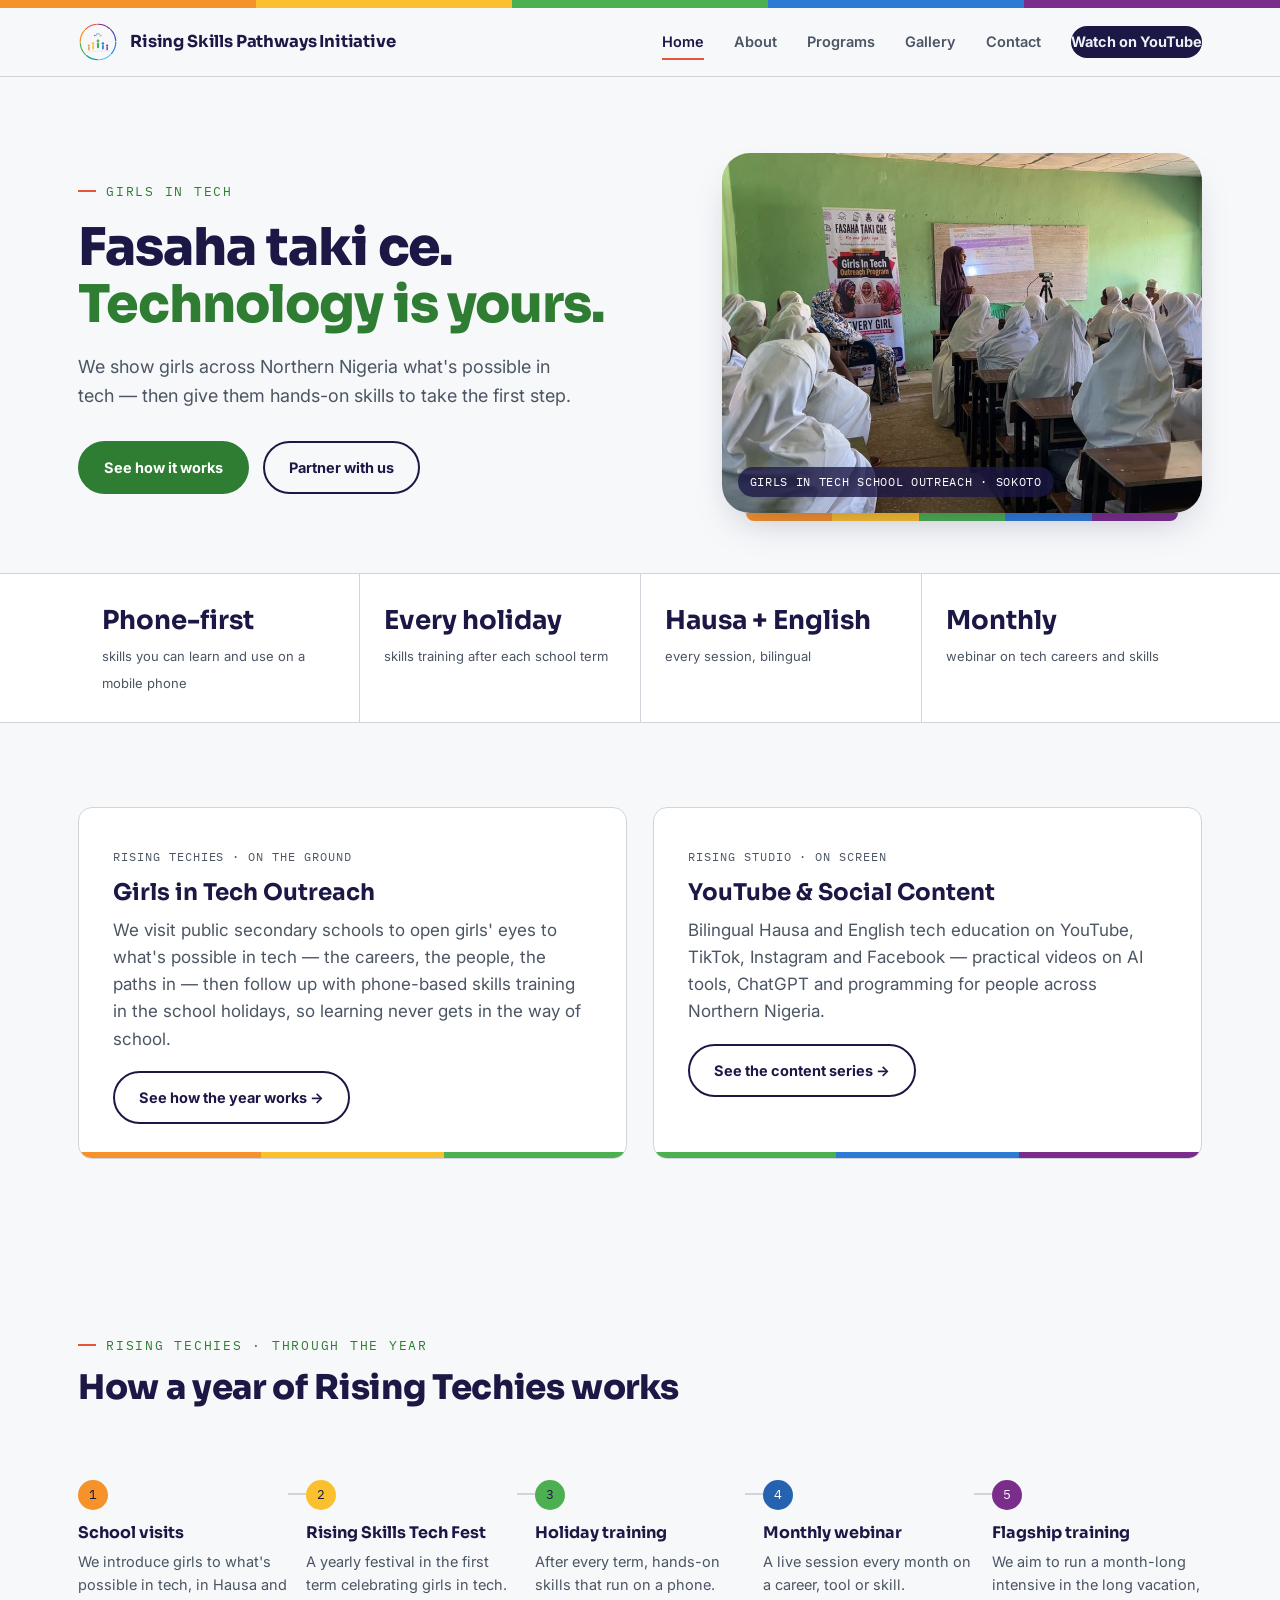
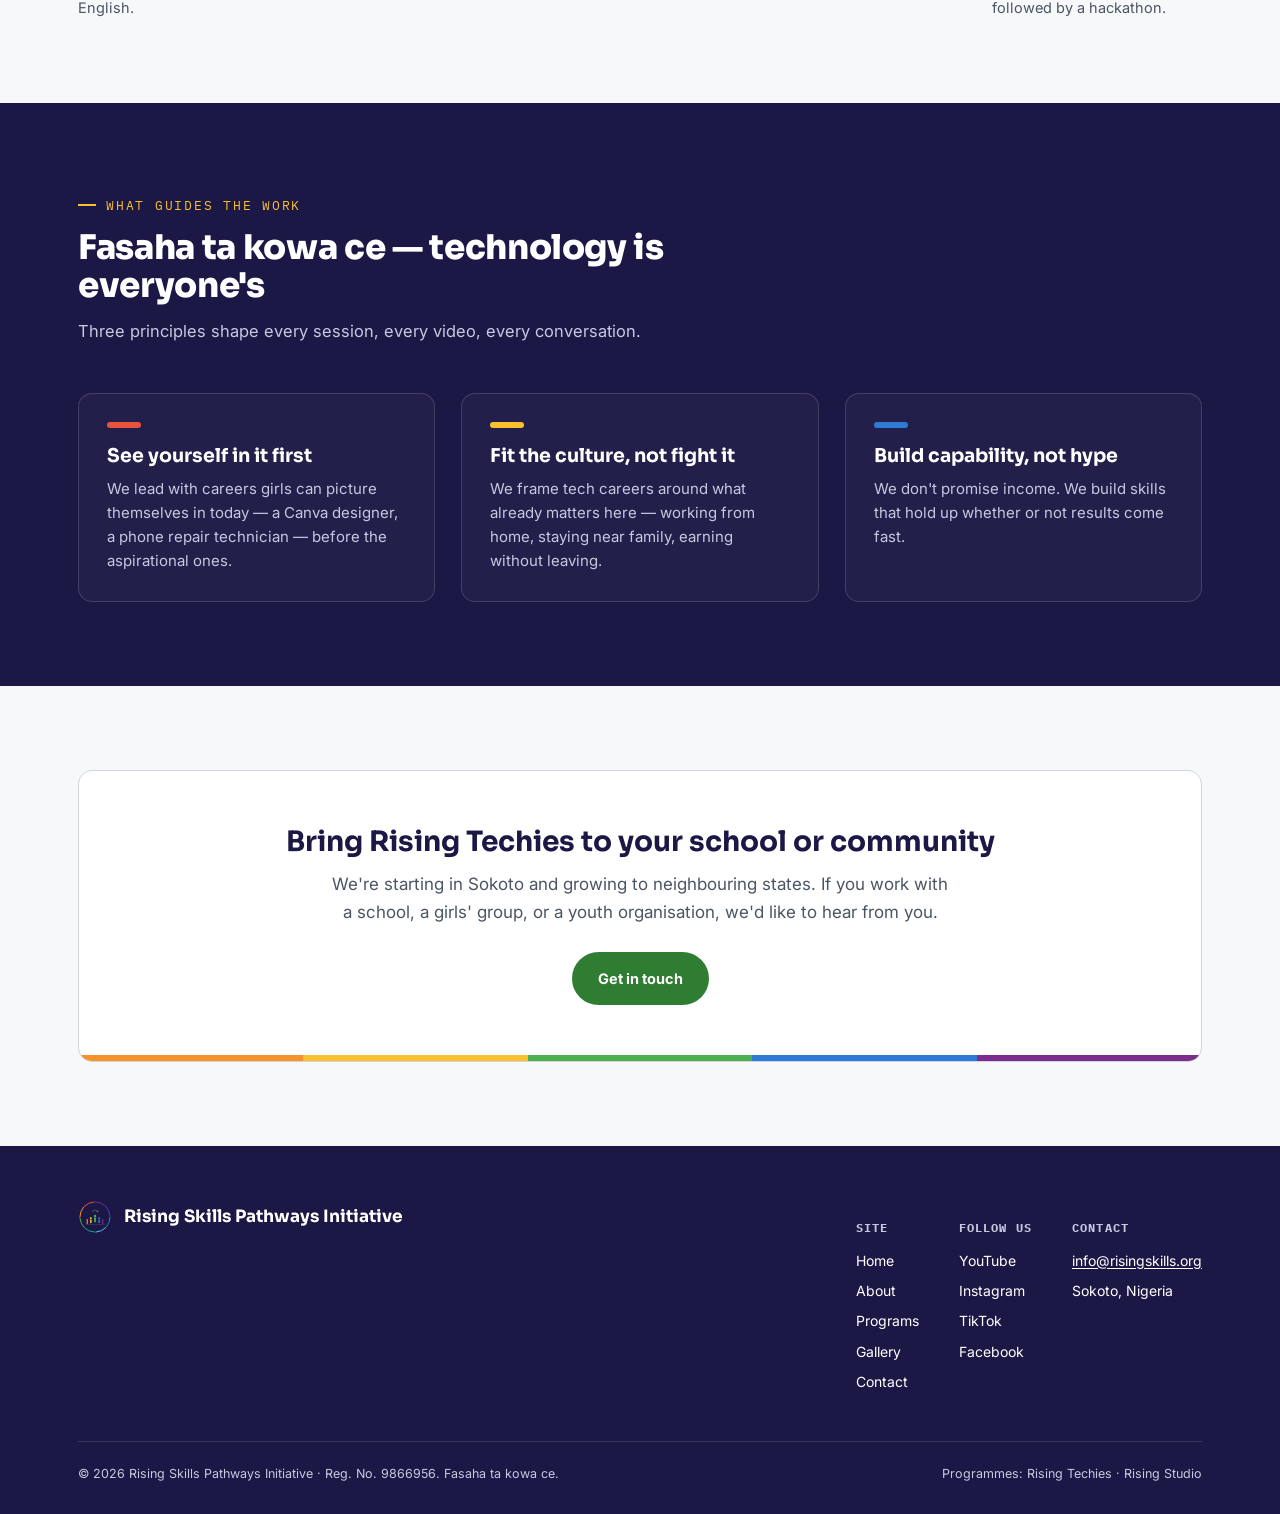
<file: index.html>
<!DOCTYPE html>
<html lang="en">
<head>
<meta charset="UTF-8">
<meta name="viewport" content="width=device-width, initial-scale=1.0">
<title>Rising Skills Pathways Initiative — Fasaha ta kowa ce</title>
<meta name="description" content="Rising Skills Pathways Initiative opens girls' eyes to what's possible in tech and gives them hands-on skills — through public school outreach in Sokoto and bilingual Hausa/English content on YouTube.">
<link rel="icon" href="/favicon.ico" sizes="48x48">
<link rel="icon" href="/favicon.svg" type="image/svg+xml">
<link rel="apple-touch-icon" href="/apple-touch-icon.png">
<link rel="manifest" href="/site.webmanifest">
<meta name="theme-color" content="#1C1846">
<link rel="canonical" href="https://risingskills.org/">
<meta property="og:type" content="website">
<meta property="og:site_name" content="Rising Skills Pathways Initiative">
<meta property="og:title" content="Rising Skills Pathways Initiative — Fasaha ta kowa ce">
<meta property="og:description" content="Rising Skills Pathways Initiative opens girls' eyes to what's possible in tech and gives them hands-on skills — through public school outreach in Sokoto and bilingual Hausa/English content on YouTube.">
<meta property="og:url" content="https://risingskills.org/">
<meta property="og:image" content="https://risingskills.org/assets/link-preview-1200x630.png">
<meta property="og:image:width" content="1200">
<meta property="og:image:height" content="630">
<meta property="og:image:alt" content="Rising Skills Pathways — Technology for everyone · Fasaha ta kowa ce">
<meta name="twitter:card" content="summary_large_image">
<link rel="preconnect" href="https://fonts.googleapis.com">
<link rel="preconnect" href="https://fonts.gstatic.com" crossorigin>
<link href="https://fonts.googleapis.com/css2?family=Sora:wght@400;600;700;800&family=Inter:wght@400;500;600;700&family=IBM+Plex+Mono:wght@500&display=swap" rel="stylesheet">
<link rel="stylesheet" href="styles.css">
<link rel="stylesheet" href="responsive.css">
</head>
<body data-page="index">
<a class="skip-link" href="#main">Skip to main content</a>

<div id="site-header-mount"></div>

<main id="main">
  <section class="hero">
    <div class="wrap">
      <div>
        <span class="eyebrow">Girls in Tech</span>
        <h1><span lang="ha">Fasaha taki ce.</span><br><em>Technology is yours.</em></h1>
        <p class="lede">We show girls across Northern Nigeria what's possible in tech — then give them hands-on skills to take the first step.</p>
        <div class="hero-actions">
          <a class="btn btn-primary" href="programs.html">See how it works</a>
          <a class="btn btn-ghost" href="contact.html">Partner with us</a>
        </div>
      </div>
      <figure class="hero-photo">
        <img src="assets/outreach-01.jpg" alt="A Rising Techies facilitator presenting &quot;What is Technology?&quot; to a classroom of girls at a public secondary school in Sokoto" width="1200" height="675">
        <figcaption>Girls in Tech School Outreach · Sokoto</figcaption>
      </figure>
    </div>
  </section>

  <!--
    UPCOMING EVENT
    --------------
    This section hides itself automatically the day after the date in
    data-show-until="YYYY-MM-DD". For the next workshop: swap the flyer in assets/,
    update the text and the registration link, and change that date.
    The same block is on index.html and programs.html.
  -->
  <section class="event-section" data-show-until="2026-11-29" aria-labelledby="event-title-home">
    <div class="wrap">
      <div class="event-card reveal">
        <a class="event-flyer" href="assets/workshop-flyer.jpg" target="_blank" rel="noopener" aria-label="Open the full workshop flyer">
          <picture>
            <source srcset="assets/workshop-flyer.webp" type="image/webp">
            <img src="assets/workshop-flyer.jpg" alt="Flyer: Introducing Girls to Tech Through AI — an AI-powered technology awareness workshop on 29 November 2026 at 21st Century Entrepreneurs Hub, in collaboration with M.I Tech NG Hub. Free, limited to 30 people." width="1122" height="1280" loading="lazy">
          </picture>
        </a>
        <div class="event-body">
          <span class="eyebrow">Upcoming workshop · Free</span>
          <h2 id="event-title-home">Introducing Girls to Tech Through AI</h2>
          <p class="event-lede">An AI-powered technology awareness workshop — hands-on AI sessions, tech talks, career insights, creative demos and Q&amp;A. Interactive from start to finish, not a lecture.</p>
          <ul class="event-facts">
            <li><b>Date</b><span>Sunday 29 November 2026</span></li>
            <li><b>Venue</b><span>21st Century Entrepreneurs Hub</span></li>
            <li><b>Facilitator</b><span>Mustapha Ibrahim, Founder, M.I Tech NG Hub</span></li>
            <li><b>Places</b><span>Limited to 30 girls — register early</span></li>
          </ul>
          <div class="event-actions">
            <a class="btn btn-primary" href="https://docs.google.com/forms/d/e/1FAIpQLSd92wsWzAQs8mtFAXVKc2jyDBHB9frYqv66OzIlmKJrQq9clQ/viewform" target="_blank" rel="noopener">Register now</a>
            <a class="btn btn-ghost" href="https://wa.me/2347065852323" target="_blank" rel="noopener">WhatsApp for enquiries</a>
          </div>
          <p class="event-partner">In collaboration with M.I Tech NG Hub</p>
        </div>
      </div>
    </div>
  </section>

  <div class="stat-strip">
    <div class="wrap">
      <div class="stat"><b>Phone-first</b><span>skills you can learn and use on a mobile phone</span></div>
      <div class="stat"><b>Every holiday</b><span>skills training after each school term</span></div>
      <div class="stat"><b>Hausa + English</b><span>every session, bilingual</span></div>
      <div class="stat"><b>Monthly</b><span>webinar on tech careers and skills</span></div>
    </div>
  </div>

  <section>
    <div class="wrap">
      
      <div class="path-grid">
        <div class="path-card reveal">
          <span class="tag">Rising Techies · On the ground</span>
          <h3>Girls in Tech Outreach</h3>
          <p>We visit public secondary schools to open girls' eyes to what's possible in tech — the careers, the people, the paths in — then follow up with phone-based skills training in the school holidays, so learning never gets in the way of school.</p>
          <a class="btn btn-ghost" href="programs.html">See how the year works →</a>
          <div class="bar-strip"><span class="c1"></span><span class="c2"></span><span class="c3"></span></div>
        </div>
        <div class="path-card reveal">
          <span class="tag">Rising Studio · On screen</span>
          <h3>YouTube &amp; Social Content</h3>
          <p>Bilingual Hausa and English tech education on YouTube, TikTok, Instagram and Facebook — practical videos on AI tools, ChatGPT and programming for people across Northern Nigeria.</p>
          <a class="btn btn-ghost" href="programs.html">See the content series →</a>
          <div class="bar-strip"><span class="c3"></span><span class="c4"></span><span class="c5"></span></div>
        </div>
      </div>
    </div>
  </section>

  <section>
    <div class="wrap">
      <div class="section-head reveal">
        <span class="eyebrow">Rising Techies · Through the year</span>
        <h2>How a year of Rising Techies works</h2>
      </div>
      <div class="cycle">
        <div class="cycle-step reveal"><h4>School visits</h4><p>We introduce girls to what's possible in tech, in Hausa and English.</p></div>
        <div class="cycle-step reveal"><h4>Rising Skills Tech Fest</h4><p>A yearly festival in the first term celebrating girls in tech.</p></div>
        <div class="cycle-step reveal"><h4>Holiday training</h4><p>After every term, hands-on skills that run on a phone.</p></div>
        <div class="cycle-step reveal"><h4>Monthly webinar</h4><p>A live session every month on a career, tool or skill.</p></div>
        <div class="cycle-step reveal"><h4>Flagship training</h4><p>We aim to run a month-long intensive in the long vacation, followed by a hackathon.</p></div>
      </div>
    </div>
  </section>

  <section class="on-ink">
    <div class="wrap">
      <div class="section-head reveal">
        <span class="eyebrow">What guides the work</span>
        <h2><span lang="ha">Fasaha ta kowa ce</span> — technology is everyone's</h2>
        <p>Three principles shape every session, every video, every conversation.</p>
      </div>
      <div class="values-grid">
        <div class="value-card reveal">
          <div class="mark" style="background:var(--coral)"></div>
          <h3>See yourself in it first</h3>
          <p>We lead with careers girls can picture themselves in today — a Canva designer, a phone repair technician — before the aspirational ones.</p>
        </div>
        <div class="value-card reveal">
          <div class="mark" style="background:var(--amber)"></div>
          <h3>Fit the culture, not fight it</h3>
          <p>We frame tech careers around what already matters here — working from home, staying near family, earning without leaving.</p>
        </div>
        <div class="value-card reveal">
          <div class="mark" style="background:var(--blue)"></div>
          <h3>Build capability, not hype</h3>
          <p>We don't promise income. We build skills that hold up whether or not results come fast.</p>
        </div>
      </div>
    </div>
  </section>

  <section>
    <div class="wrap">
      <div class="path-card reveal" style="text-align:center; padding:56px 34px;">
        <h2 style="font-size:28px; margin-bottom:14px;">Bring Rising Techies to your school or community</h2>
        <p style="color:var(--text-soft); max-width:56ch; margin:0 auto 26px;">We're starting in Sokoto and growing to neighbouring states. If you work with a school, a girls' group, or a youth organisation, we'd like to hear from you.</p>
        <a class="btn btn-primary" href="contact.html">Get in touch</a>
        <div class="bar-strip"><span class="c1"></span><span class="c2"></span><span class="c3"></span><span class="c4"></span><span class="c5"></span></div>
      </div>
    </div>
  </section>
</main>

<div id="site-footer-mount"></div>

<script src="site.js"></script>
</body>
</html>
</file>
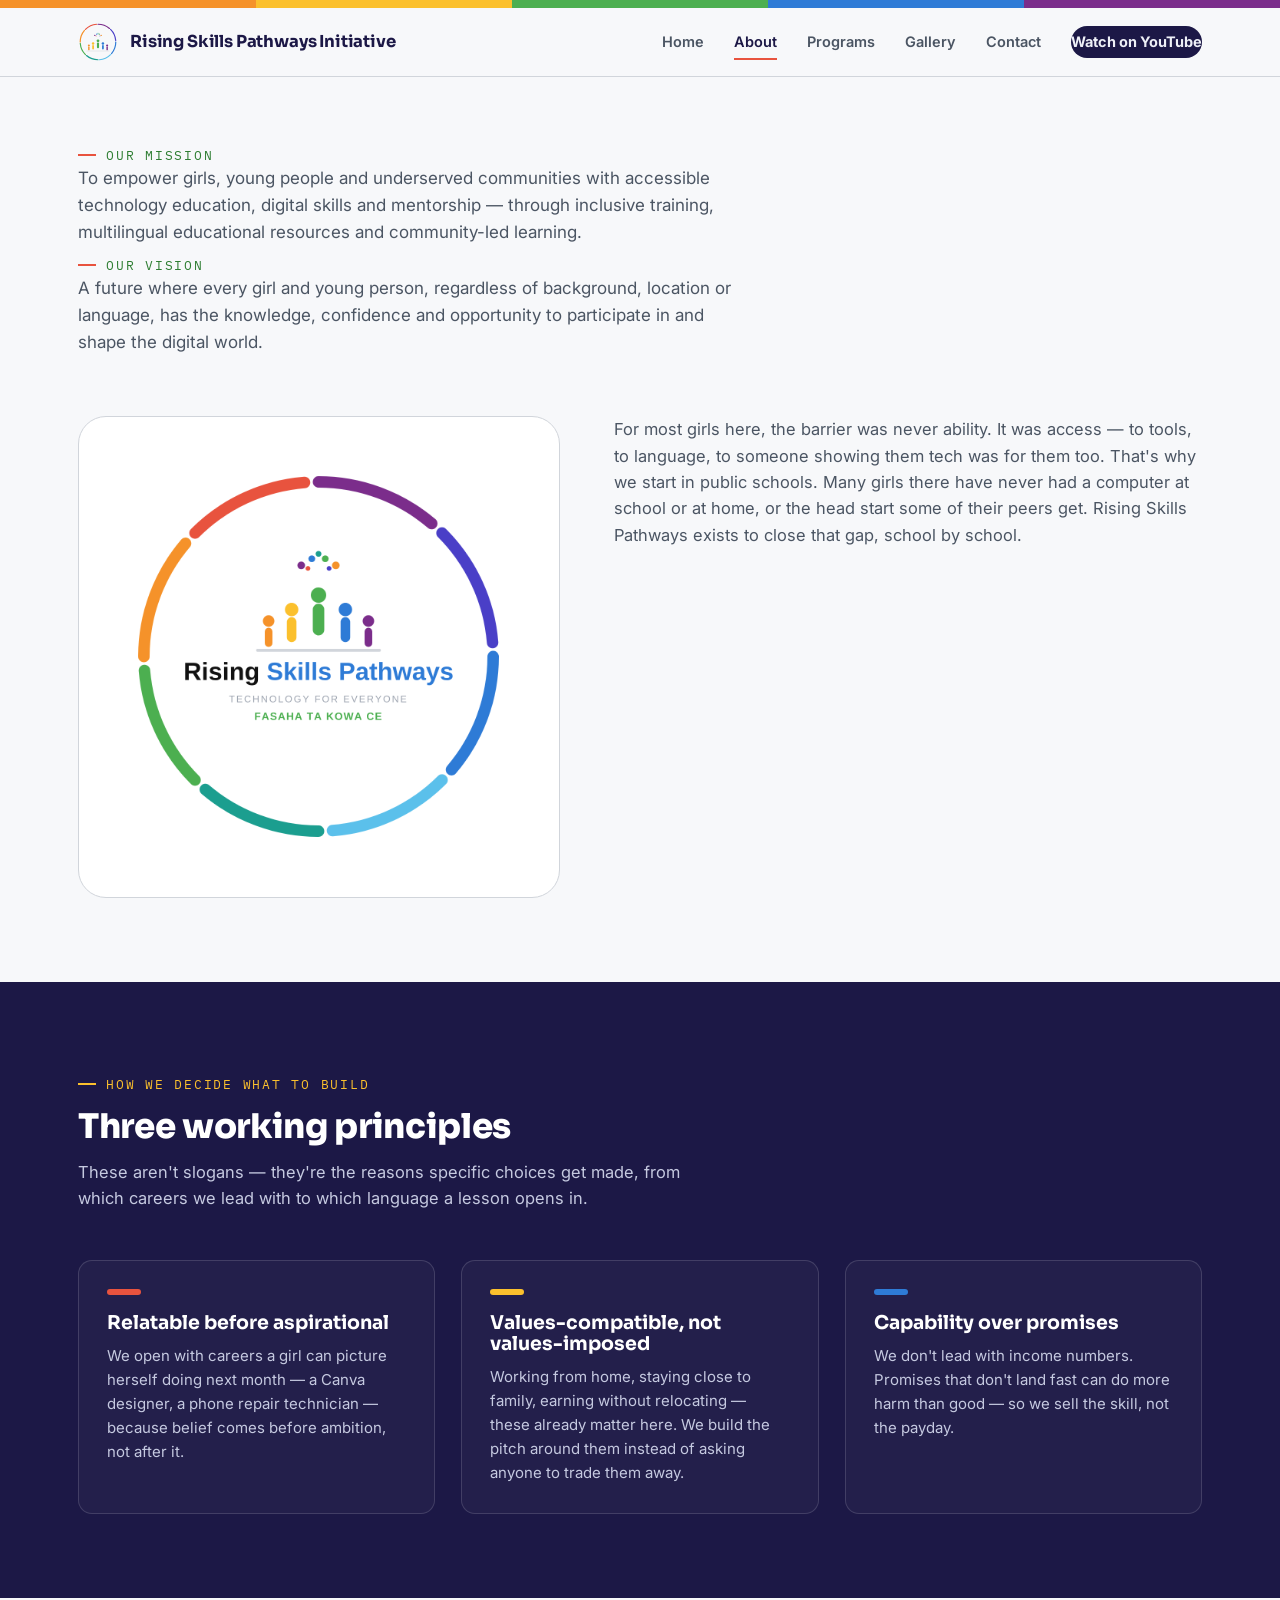
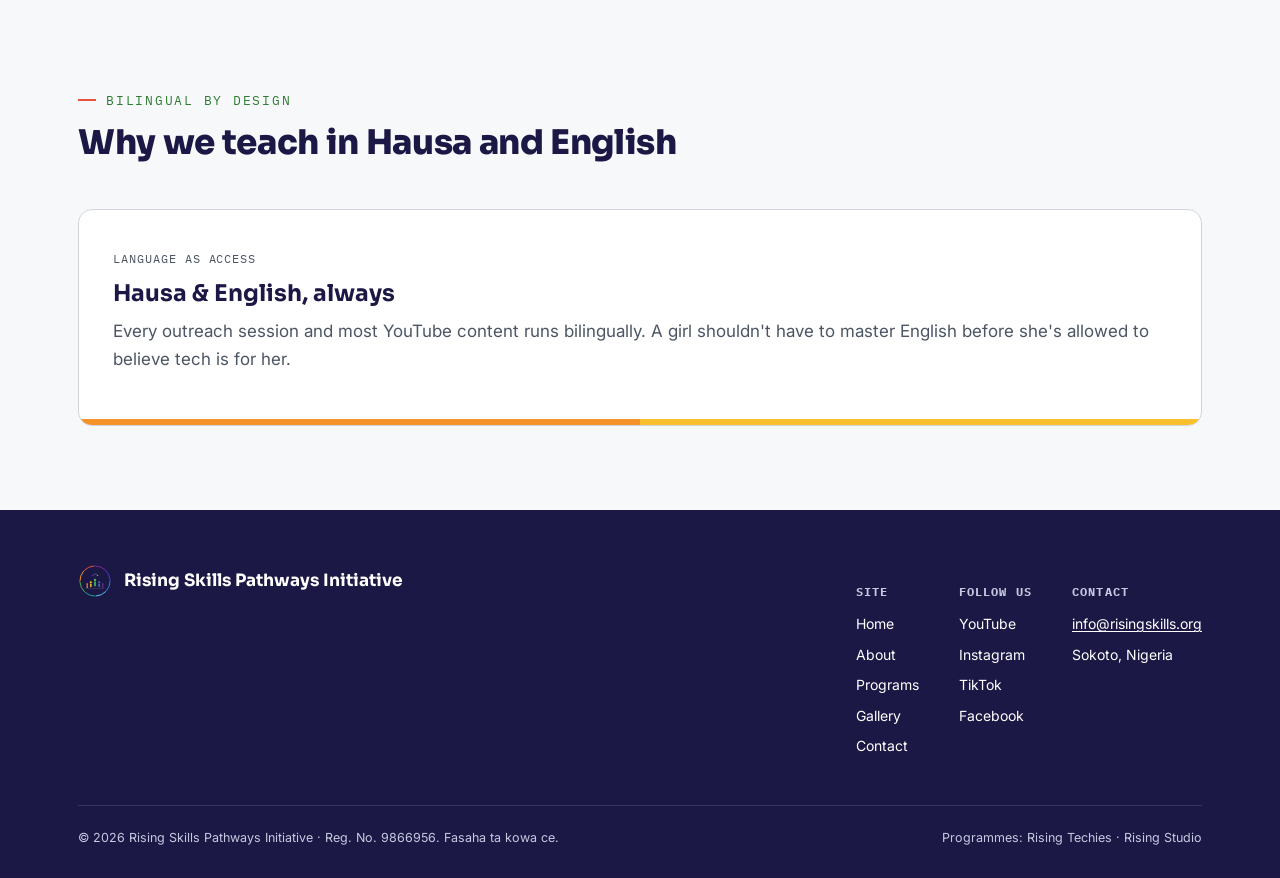
<file: about.html>
<!DOCTYPE html>
<html lang="en">
<head>
<meta charset="UTF-8">
<meta name="viewport" content="width=device-width, initial-scale=1.0">
<title>About — Rising Skills Pathways Initiative</title>
<meta name="description" content="Why Rising Skills Pathways Initiative exists, and the principles behind how it works with girls and young people in Northern Nigeria.">
<link rel="icon" href="/favicon.ico" sizes="48x48">
<link rel="icon" href="/favicon.svg" type="image/svg+xml">
<link rel="apple-touch-icon" href="/apple-touch-icon.png">
<link rel="manifest" href="/site.webmanifest">
<meta name="theme-color" content="#1C1846">
<link rel="canonical" href="https://risingskills.org/about.html">
<meta property="og:type" content="website">
<meta property="og:site_name" content="Rising Skills Pathways Initiative">
<meta property="og:title" content="About — Rising Skills Pathways Initiative">
<meta property="og:description" content="Why Rising Skills Pathways Initiative exists, and the principles behind how it works with girls and young people in Northern Nigeria.">
<meta property="og:url" content="https://risingskills.org/about.html">
<meta property="og:image" content="https://risingskills.org/assets/link-preview-1200x630.png">
<meta property="og:image:width" content="1200">
<meta property="og:image:height" content="630">
<meta property="og:image:alt" content="Rising Skills Pathways — Technology for everyone · Fasaha ta kowa ce">
<meta name="twitter:card" content="summary_large_image">
<link rel="preconnect" href="https://fonts.googleapis.com">
<link rel="preconnect" href="https://fonts.gstatic.com" crossorigin>
<link href="https://fonts.googleapis.com/css2?family=Sora:wght@400;600;700;800&family=Inter:wght@400;500;600;700&family=IBM+Plex+Mono:wght@500&display=swap" rel="stylesheet">
<link rel="stylesheet" href="styles.css">
<link rel="stylesheet" href="responsive.css">
</head>
<body data-page="about">
<a class="skip-link" href="#main">Skip to main content</a>

<div id="site-header-mount"></div>

<main id="main">
  <section class="page-hero">
    <div class="wrap">
      <h1 class="sr-only">About Rising Skills Pathways Initiative</h1>
      <span class="eyebrow">Our Mission</span>
      <p>To empower girls, young people and underserved communities with accessible technology education, digital skills and mentorship — through inclusive training, multilingual educational resources and community-led learning.</p>
    </div>
    <div class="wrap">
      <span class="eyebrow">Our Vision</span>
      <p>A future where every girl and young person, regardless of background, location or language, has the knowledge, confidence and opportunity to participate in and shape the digital world.</p>
    </div>
  </section>

  <section style="padding-top:20px;">
    <div class="wrap story-grid">
      <div class="badge-visual reveal">
        <picture>
          <source srcset="assets/RSP-logo-colour-1024px.webp" type="image/webp">
          <img src="assets/RSP-logo-colour-1024px.png" alt="Rising Skills Pathways logo: a ring of colours around five rising figures, with the taglines Technology for everyone and Fasaha ta kowa ce" width="1024" height="1024">
        </picture>
      </div>
      <div class="story-copy reveal">
        <p>For most girls here, the barrier was never ability. It was access — to tools, to language, to someone showing them tech was for them too. That's why we start in public schools. Many girls there have never had a computer at school or at home, or the head start some of their peers get. Rising Skills Pathways exists to close that gap, school by school.</p>
      </div>
    </div>
  </section>

  <section class="on-ink">
    <div class="wrap">
      <div class="section-head reveal">
        <span class="eyebrow">How we decide what to build</span>
        <h2>Three working principles</h2>
        <p>These aren't slogans — they're the reasons specific choices get made, from which careers we lead with to which language a lesson opens in.</p>
      </div>
      <div class="values-grid">
        <div class="value-card reveal">
          <div class="mark" style="background:var(--coral)"></div>
          <h3>Relatable before aspirational</h3>
          <p>We open with careers a girl can picture herself doing next month — a Canva designer, a phone repair technician — because belief comes before ambition, not after it.</p>
        </div>
        <div class="value-card reveal">
          <div class="mark" style="background:var(--amber)"></div>
          <h3>Values-compatible, not values-imposed</h3>
          <p>Working from home, staying close to family, earning without relocating — these already matter here. We build the pitch around them instead of asking anyone to trade them away.</p>
        </div>
        <div class="value-card reveal">
          <div class="mark" style="background:var(--blue)"></div>
          <h3>Capability over promises</h3>
          <p>We don't lead with income numbers. Promises that don't land fast can do more harm than good — so we sell the skill, not the payday.</p>
        </div>
      </div>
    </div>
  </section>

  <section>
    <div class="wrap">
      <div class="section-head reveal">
        <span class="eyebrow">Bilingual by design</span>
        <h2>Why we teach in Hausa and English</h2>
      </div>
      <div class="path-card reveal">
        <span class="tag">Language as access</span>
        <h3>Hausa &amp; English, always</h3>
        <p>Every outreach session and most YouTube content runs bilingually. A girl shouldn't have to master English before she's allowed to believe tech is for her.</p>
        <div class="bar-strip"><span class="c1"></span><span class="c2"></span></div>
      </div>
    </div>
  </section>
</main>

<div id="site-footer-mount"></div>

<script src="site.js"></script>
</body>
</html>
</file>
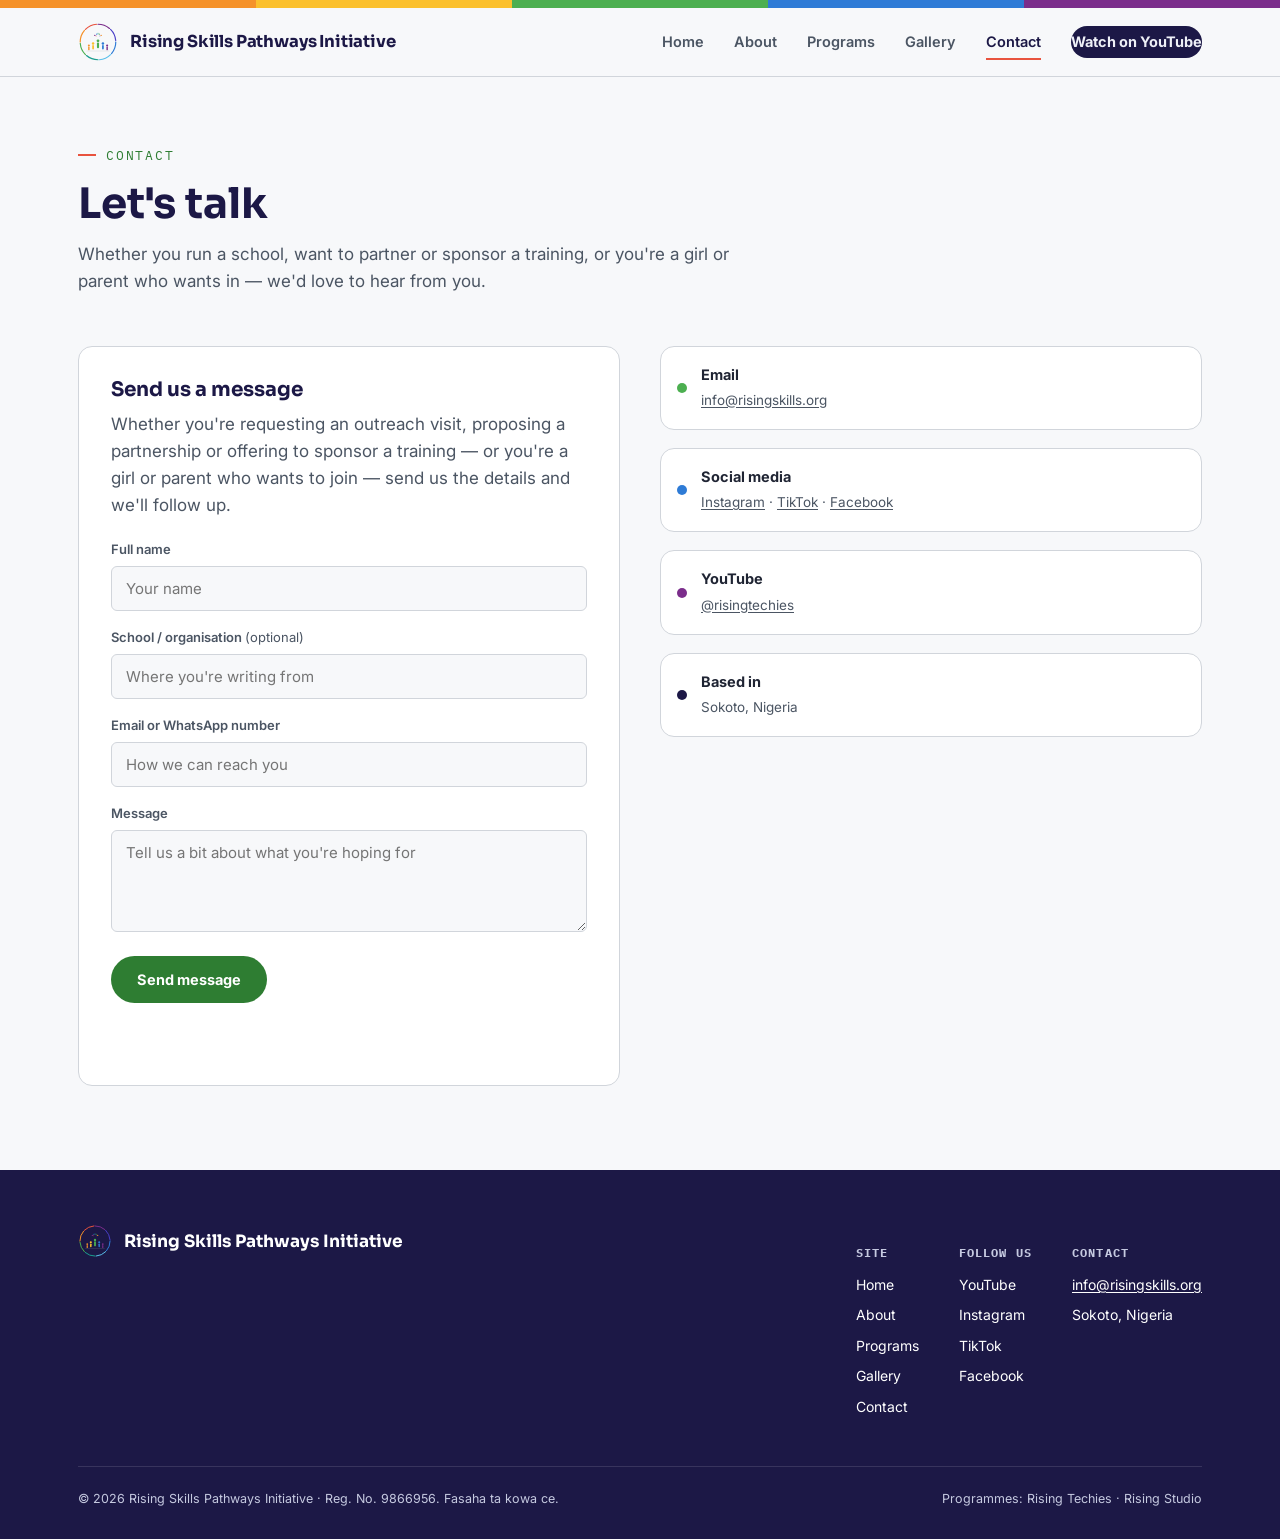
<file: contact.html>
<!DOCTYPE html>
<html lang="en">
<head>
<meta charset="UTF-8">
<meta name="viewport" content="width=device-width, initial-scale=1.0">
<title>Contact — Rising Skills Pathways Initiative</title>
<meta name="description" content="Get in touch with Rising Skills Pathways Initiative — for schools and partners, or for girls and parents wanting to join the community.">
<link rel="icon" href="/favicon.ico" sizes="48x48">
<link rel="icon" href="/favicon.svg" type="image/svg+xml">
<link rel="apple-touch-icon" href="/apple-touch-icon.png">
<link rel="manifest" href="/site.webmanifest">
<meta name="theme-color" content="#1C1846">
<link rel="canonical" href="https://risingskills.org/contact.html">
<meta property="og:type" content="website">
<meta property="og:site_name" content="Rising Skills Pathways Initiative">
<meta property="og:title" content="Contact — Rising Skills Pathways Initiative">
<meta property="og:description" content="Get in touch with Rising Skills Pathways Initiative — for schools and partners, or for girls and parents wanting to join the community.">
<meta property="og:url" content="https://risingskills.org/contact.html">
<meta property="og:image" content="https://risingskills.org/assets/link-preview-1200x630.png">
<meta property="og:image:width" content="1200">
<meta property="og:image:height" content="630">
<meta property="og:image:alt" content="Rising Skills Pathways — Technology for everyone · Fasaha ta kowa ce">
<meta name="twitter:card" content="summary_large_image">
<link rel="preconnect" href="https://fonts.googleapis.com">
<link rel="preconnect" href="https://fonts.gstatic.com" crossorigin>
<link href="https://fonts.googleapis.com/css2?family=Sora:wght@400;600;700;800&family=Inter:wght@400;500;600;700&family=IBM+Plex+Mono:wght@500&display=swap" rel="stylesheet">
<link rel="stylesheet" href="styles.css">
<link rel="stylesheet" href="responsive.css">
</head>
<body data-page="contact">
<a class="skip-link" href="#main">Skip to main content</a>

<div id="site-header-mount"></div>

<main id="main">
  <section class="page-hero">
    <div class="wrap">
      <span class="eyebrow">Contact</span>
      <h1>Let's talk</h1>
      <p>Whether you run a school, want to partner or sponsor a training, or you're a girl or parent who wants in — we'd love to hear from you.</p>
    </div>
  </section>

  <section style="padding-top:10px;">
    <div class="wrap contact-grid">
      <div class="contact-card reveal">
        <h3>Send us a message</h3>
        <p>Whether you're requesting an outreach visit, proposing a partnership or offering to sponsor a training — or you're a girl or parent who wants to join — send us the details and we'll follow up.</p>
        <!--
            CONTACT FORM — powered by Formspree (works on GitHub Pages)
            1. Sign up free at formspree.io with info@risingskills.org
            2. Create a new form; Formspree gives you an ID like "xyzabcde"
            3. Replace YOUR_FORM_ID below with that ID. That's it.
            Until then, the form opens the visitor's email app instead.
          -->
          <form id="contact-form" action="https://formspree.io/f/moederyl" method="POST">
            <div class="field">
              <label for="name">Full name</label>
              <input id="name" name="name" type="text" placeholder="Your name" autocomplete="name" required>
            </div>
            <div class="field">
              <label for="org">School / organisation <span style="font-weight:400;">(optional)</span></label>
              <input id="org" name="organisation" type="text" placeholder="Where you're writing from" autocomplete="organization">
            </div>
            <div class="field">
              <label for="email">Email or WhatsApp number</label>
              <input id="email" name="contact" type="text" placeholder="How we can reach you" required>
            </div>
            <div class="field">
              <label for="message">Message</label>
              <textarea id="message" name="message" rows="4" placeholder="Tell us a bit about what you're hoping for" required></textarea>
            </div>
            <input type="text" name="_gotcha" tabindex="-1" autocomplete="off" aria-hidden="true" style="position:absolute; left:-9999px;">
            <input type="hidden" name="_subject" value="New message from risingskills.org">
            <button class="btn btn-primary" type="submit">Send message</button>
            <p class="form-status" role="status" aria-live="polite"></p>
          </form>
      </div>

      <div>
        <ul class="contact-list">
          <li class="reveal">
            <span class="dot" style="background:var(--green)"></span>
            <div><b>Email</b><span><a href="mailto:info@risingskills.org">info@risingskills.org</a></span></div>
          </li>
          <li class="reveal">
            <span class="dot" style="background:var(--blue)"></span>
            <div><b>Social media</b><span><a href="https://www.instagram.com/risingskillspathway_initiative/" target="_blank" rel="noopener">Instagram</a> · <a href="https://www.tiktok.com/@risingskillspathways_int" target="_blank" rel="noopener">TikTok</a> · <a href="https://www.facebook.com/share/18imT3vyJP/" target="_blank" rel="noopener">Facebook</a></span></div>
          </li>
          <li class="reveal">
            <span class="dot" style="background:var(--purple)"></span>
            <div><b>YouTube</b><span><a href="https://youtube.com/@risingtechies" target="_blank" rel="noopener">@risingtechies</a></span></div>
          </li>
          <li class="reveal">
            <span class="dot" style="background:var(--ink)"></span>
            <div><b>Based in</b><span>Sokoto, Nigeria</span></div>
          </li>
        </ul>
      </div>
    </div>
  </section>
</main>

<div id="site-footer-mount"></div>

<script src="site.js"></script>
</body>
</html>
</file>
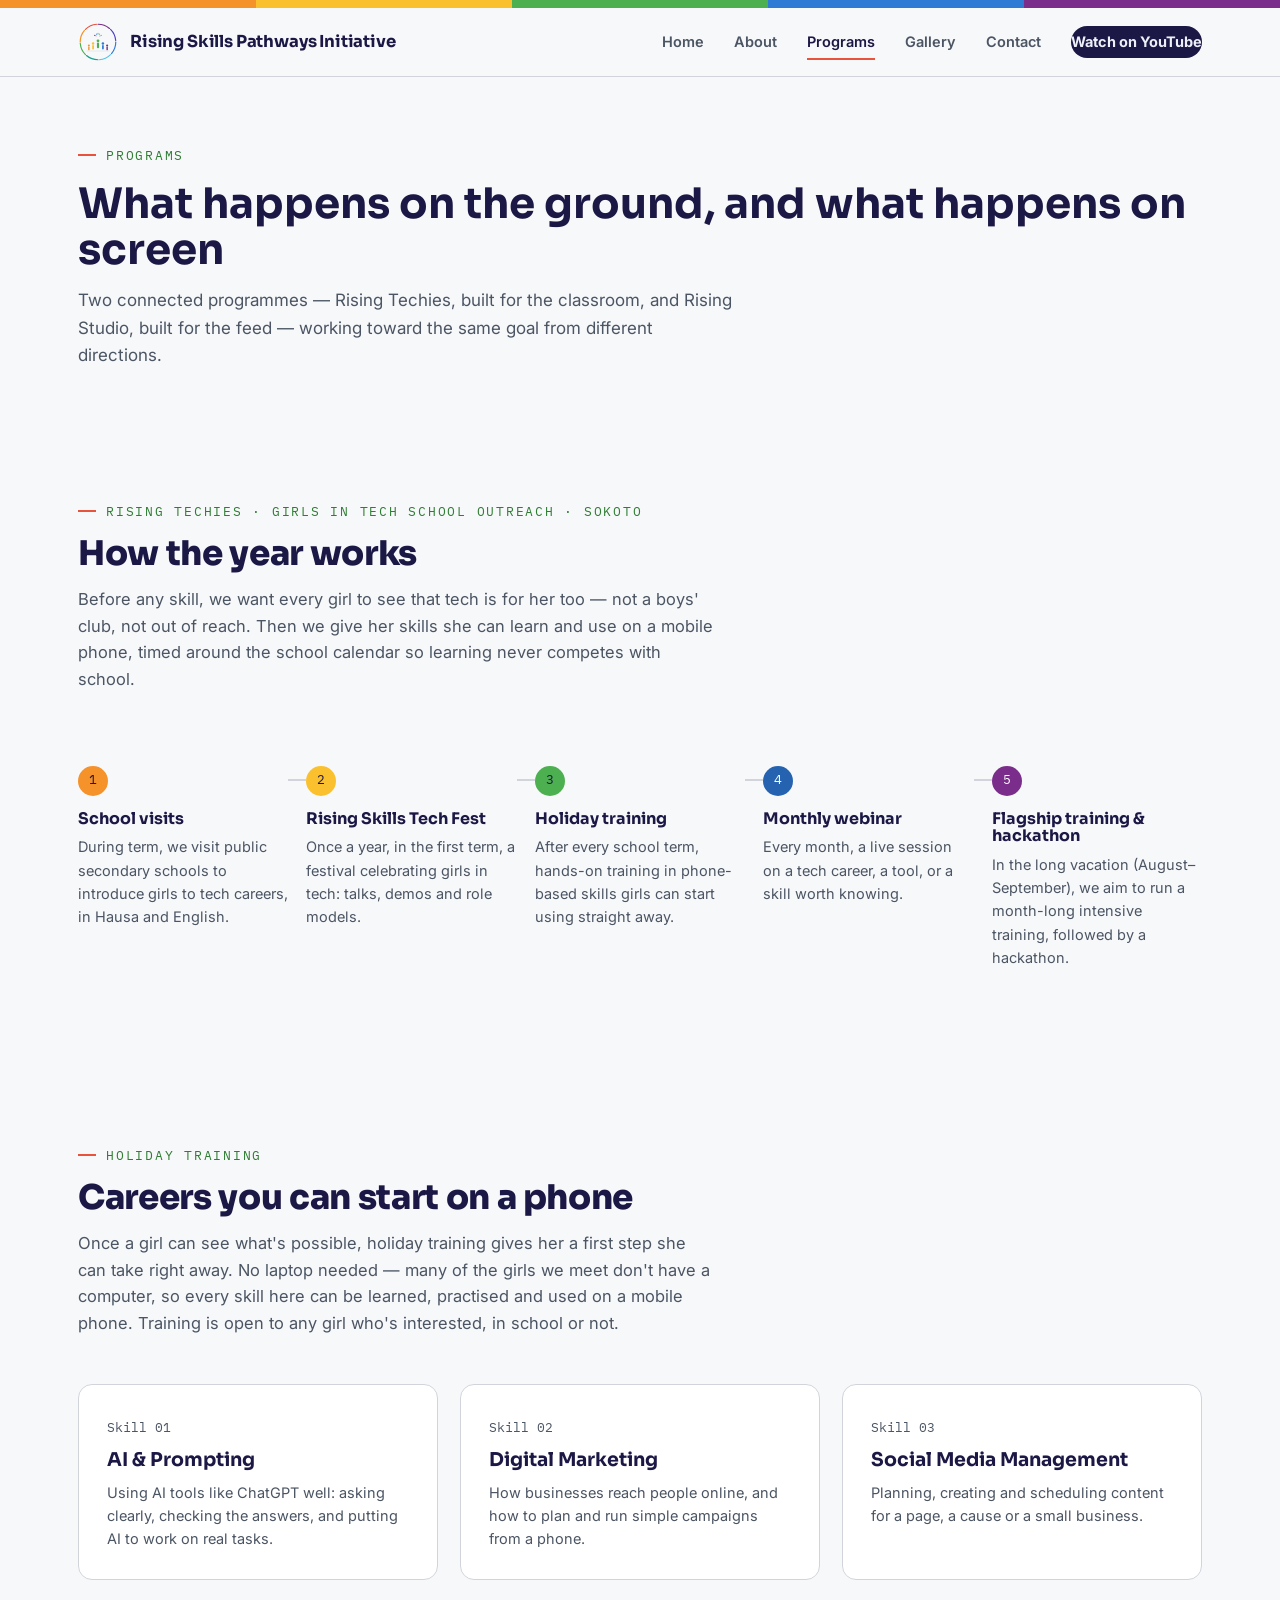
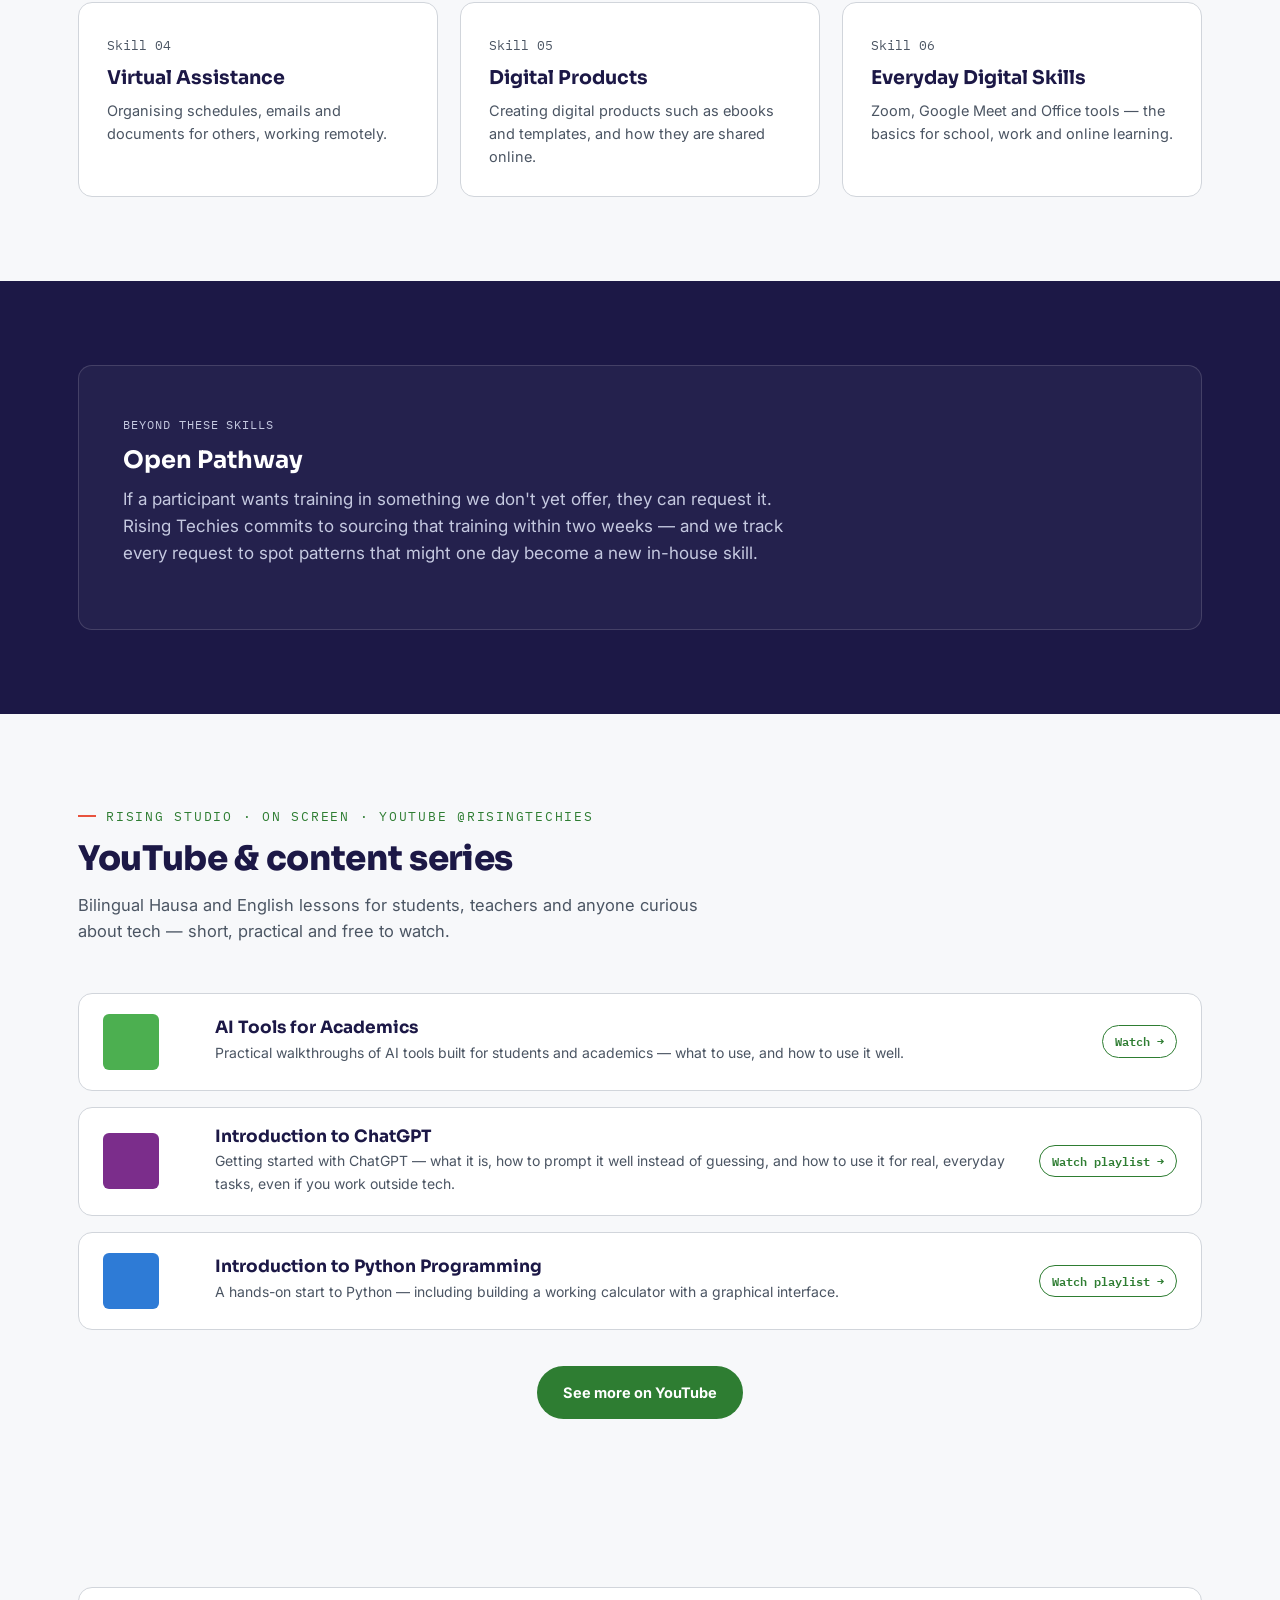
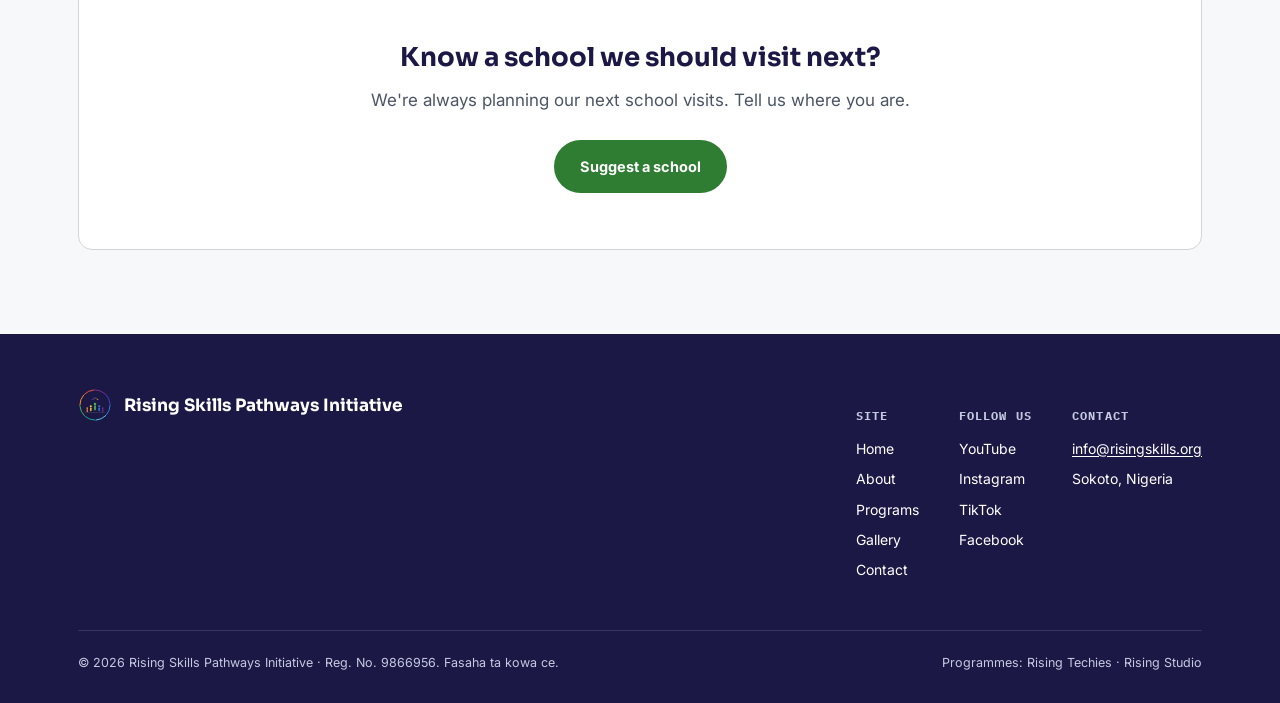
<file: programs.html>
<!DOCTYPE html>
<html lang="en">
<head>
<meta charset="UTF-8">
<meta name="viewport" content="width=device-width, initial-scale=1.0">
<title>Programs — Rising Skills Pathways Initiative</title>
<meta name="description" content="Rising Techies, our girls-in-tech school outreach, and Rising Studio, our bilingual YouTube content for Northern Nigerian youth and teachers.">
<link rel="icon" href="/favicon.ico" sizes="48x48">
<link rel="icon" href="/favicon.svg" type="image/svg+xml">
<link rel="apple-touch-icon" href="/apple-touch-icon.png">
<link rel="manifest" href="/site.webmanifest">
<meta name="theme-color" content="#1C1846">
<link rel="canonical" href="https://risingskills.org/programs.html">
<meta property="og:type" content="website">
<meta property="og:site_name" content="Rising Skills Pathways Initiative">
<meta property="og:title" content="Programs — Rising Skills Pathways Initiative">
<meta property="og:description" content="Rising Techies, our girls-in-tech school outreach, and Rising Studio, our bilingual YouTube content for Northern Nigerian youth and teachers.">
<meta property="og:url" content="https://risingskills.org/programs.html">
<meta property="og:image" content="https://risingskills.org/assets/link-preview-1200x630.png">
<meta property="og:image:width" content="1200">
<meta property="og:image:height" content="630">
<meta property="og:image:alt" content="Rising Skills Pathways — Technology for everyone · Fasaha ta kowa ce">
<meta name="twitter:card" content="summary_large_image">
<link rel="preconnect" href="https://fonts.googleapis.com">
<link rel="preconnect" href="https://fonts.gstatic.com" crossorigin>
<link href="https://fonts.googleapis.com/css2?family=Sora:wght@400;600;700;800&family=Inter:wght@400;500;600;700&family=IBM+Plex+Mono:wght@500&display=swap" rel="stylesheet">
<link rel="stylesheet" href="styles.css">
<link rel="stylesheet" href="responsive.css">
</head>
<body data-page="programs">
<a class="skip-link" href="#main">Skip to main content</a>

<div id="site-header-mount"></div>

<main id="main">
  <section class="page-hero">
    <div class="wrap">
      <span class="eyebrow">Programs</span>
      <h1>What happens on the ground, and what happens on screen</h1>
      <p>Two connected programmes — Rising Techies, built for the classroom, and Rising Studio, built for the feed — working toward the same goal from different directions.</p>
    </div>
  </section>

  <!--
    UPCOMING EVENT
    --------------
    This section hides itself automatically the day after the date in
    data-show-until="YYYY-MM-DD". For the next workshop: swap the flyer in assets/,
    update the text and the registration link, and change that date.
    The same block is on index.html and programs.html.
  -->
  <section class="event-section" data-show-until="2026-11-29" aria-labelledby="event-title-programs" style="padding-top:10px;">
    <div class="wrap">
      <div class="event-card reveal">
        <a class="event-flyer" href="assets/workshop-flyer.jpg" target="_blank" rel="noopener" aria-label="Open the full workshop flyer">
          <picture>
            <source srcset="assets/workshop-flyer.webp" type="image/webp">
            <img src="assets/workshop-flyer.jpg" alt="Flyer: Introducing Girls to Tech Through AI — an AI-powered technology awareness workshop on 29 November 2026 at 21st Century Entrepreneurs Hub, in collaboration with M.I Tech NG Hub. Free, limited to 30 people." width="1122" height="1280" loading="lazy">
          </picture>
        </a>
        <div class="event-body">
          <span class="eyebrow">Upcoming workshop · Free</span>
          <h2 id="event-title-programs">Introducing Girls to Tech Through AI</h2>
          <p class="event-lede">An AI-powered technology awareness workshop — hands-on AI sessions, tech talks, career insights, creative demos and Q&amp;A. Interactive from start to finish, not a lecture.</p>
          <ul class="event-facts">
            <li><b>Date</b><span>Sunday 29 November 2026</span></li>
            <li><b>Venue</b><span>21st Century Entrepreneurs Hub</span></li>
            <li><b>Facilitator</b><span>Mustapha Ibrahim, Founder, M.I Tech NG Hub</span></li>
            <li><b>Places</b><span>Limited to 30 girls — register early</span></li>
          </ul>
          <div class="event-actions">
            <a class="btn btn-primary" href="https://docs.google.com/forms/d/e/1FAIpQLSd92wsWzAQs8mtFAXVKc2jyDBHB9frYqv66OzIlmKJrQq9clQ/viewform" target="_blank" rel="noopener">Register now</a>
            <a class="btn btn-ghost" href="https://wa.me/2347065852323" target="_blank" rel="noopener">WhatsApp for enquiries</a>
          </div>
          <p class="event-partner">In collaboration with M.I Tech NG Hub</p>
        </div>
      </div>
    </div>
  </section>

  <section>
    <div class="wrap">
      <div class="section-head reveal">
        <span class="eyebrow">Rising Techies · Girls in Tech School Outreach · Sokoto</span>
        <h2>How the year works</h2>
        <p>Before any skill, we want every girl to see that tech is for her too — not a boys' club, not out of reach. Then we give her skills she can learn and use on a mobile phone, timed around the school calendar so learning never competes with school.</p>
      </div>
      <div class="cycle">
        <div class="cycle-step reveal"><h4>School visits</h4><p>During term, we visit public secondary schools to introduce girls to tech careers, in Hausa and English.</p></div>
        <div class="cycle-step reveal"><h4>Rising Skills Tech Fest</h4><p>Once a year, in the first term, a festival celebrating girls in tech: talks, demos and role models.</p></div>
        <div class="cycle-step reveal"><h4>Holiday training</h4><p>After every school term, hands-on training in phone-based skills girls can start using straight away.</p></div>
        <div class="cycle-step reveal"><h4>Monthly webinar</h4><p>Every month, a live session on a tech career, a tool, or a skill worth knowing.</p></div>
        <div class="cycle-step reveal"><h4>Flagship training &amp; hackathon</h4><p>In the long vacation (August–September), we aim to run a month-long intensive training, followed by a hackathon.</p></div>
      </div>
    </div>
  </section>

  <section>
    <div class="wrap">
      <div class="section-head reveal">
        <span class="eyebrow">Holiday training</span>
        <h2>Careers you can start on a phone</h2>
        <p>Once a girl can see what's possible, holiday training gives her a first step she can take right away. No laptop needed — many of the girls we meet don't have a computer, so every skill here can be learned, practised and used on a mobile phone. Training is open to any girl who's interested, in school or not.</p>
      </div>
      <div class="track-grid">
        <div class="track-card reveal">
          <span class="num">Skill 01</span>
          <h3>AI &amp; Prompting</h3>
          <p>Using AI tools like ChatGPT well: asking clearly, checking the answers, and putting AI to work on real tasks.</p>
        </div>
        <div class="track-card reveal">
          <span class="num">Skill 02</span>
          <h3>Digital Marketing</h3>
          <p>How businesses reach people online, and how to plan and run simple campaigns from a phone.</p>
        </div>
        <div class="track-card reveal">
          <span class="num">Skill 03</span>
          <h3>Social Media Management</h3>
          <p>Planning, creating and scheduling content for a page, a cause or a small business.</p>
        </div>
        <div class="track-card reveal">
          <span class="num">Skill 04</span>
          <h3>Virtual Assistance</h3>
          <p>Organising schedules, emails and documents for others, working remotely.</p>
        </div>
        <div class="track-card reveal">
          <span class="num">Skill 05</span>
          <h3>Digital Products</h3>
          <p>Creating digital products such as ebooks and templates, and how they are shared online.</p>
        </div>
        <div class="track-card reveal">
          <span class="num">Skill 06</span>
          <h3>Everyday Digital Skills</h3>
          <p>Zoom, Google Meet and Office tools — the basics for school, work and online learning.</p>
        </div>
      </div>
    </div>
  </section>

  <section class="on-ink">
    <div class="wrap">
      <div class="path-card reveal" style="background:rgba(255,255,255,0.04); border-color:rgba(255,255,255,0.14); padding:44px;">
        <span class="tag" style="color:var(--text-on-ink-soft);">Beyond these skills</span>
        <h3 style="color:#fff; font-size:24px; margin:10px 0 12px;">Open Pathway</h3>
        <p style="color:var(--text-on-ink-soft); max-width:60ch;">If a participant wants training in something we don't yet offer, they can request it. Rising Techies commits to sourcing that training within two weeks — and we track every request to spot patterns that might one day become a new in-house skill.</p>
      </div>
    </div>
  </section>

  <section>
    <div class="wrap">
      <div class="section-head reveal">
        <span class="eyebrow">Rising Studio · On screen · YouTube @risingtechies</span>
        <h2>YouTube &amp; content series</h2>
        <p>Bilingual Hausa and English lessons for students, teachers and anyone curious about tech — short, practical and free to watch.</p>
      </div>
      <div class="series-list">
        <div class="series-item reveal">
          <div class="swatch" style="background:var(--green);"></div>
          <div>
            <h4>AI Tools for Academics</h4>
            <p>Practical walkthroughs of AI tools built for students and academics — what to use, and how to use it well.</p>
          </div>
          <a class="pill pill-link" href="https://youtu.be/rVxTJ7jBZ30" target="_blank" rel="noopener">Watch →</a>
        </div>
        <div class="series-item reveal">
          <div class="swatch" style="background:var(--purple);"></div>
          <div>
            <h4>Introduction to ChatGPT</h4>
            <p>Getting started with ChatGPT — what it is, how to prompt it well instead of guessing, and how to use it for real, everyday tasks, even if you work outside tech.</p>
          </div>
          <a class="pill pill-link" href="https://www.youtube.com/playlist?list=PLec8Y7RwjLdXRpEjuMD8IBacCmDlhkZ5g" target="_blank" rel="noopener">Watch playlist →</a>
        </div>
        <div class="series-item reveal">
          <div class="swatch" style="background:var(--blue);"></div>
          <div>
            <h4>Introduction to Python Programming</h4>
            <p>A hands-on start to Python — including building a working calculator with a graphical interface.</p>
          </div>
          <a class="pill pill-link" href="https://www.youtube.com/playlist?list=PLec8Y7RwjLdVN2J7w3jbnRwqVC7kV81Vx" target="_blank" rel="noopener">Watch playlist →</a>
        </div>
      </div>
      <div style="text-align:center; margin-top:36px;">
        <a class="btn btn-primary" href="https://youtube.com/@risingtechies" target="_blank" rel="noopener">See more on YouTube</a>
      </div>
    </div>
  </section>

  <section>
    <div class="wrap">
      <div class="path-card reveal" style="text-align:center; padding:56px 34px;">
        <h2 style="font-size:26px; margin-bottom:14px;">Know a school we should visit next?</h2>
        <p style="color:var(--text-soft); max-width:56ch; margin:0 auto 26px;">We're always planning our next school visits. Tell us where you are.</p>
        <a class="btn btn-primary" href="contact.html">Suggest a school</a>
      </div>
    </div>
  </section>
</main>

<div id="site-footer-mount"></div>

<script src="site.js"></script>
</body>
</html>
</file>
<file: styles.css>
/* ============================================================
   RISING SKILLS PATHWAYS INITIATIVE — base styles
   Palette taken from the official logo pack (README in the pack):
     Purple #7B2D8B · Indigo #4A3FC7 · Blue #2E7BD6 · Sky #5BC0EB
     Teal #1B9E8F · Green #4CAF50 · Orange #F5922A · Red #E8533E
     Yellow #FBC02D · Line #D1D5DB
   The five "people" in the logo are orange, yellow, green, blue, purple —
   the rising-bar strip uses the same five, in the same order.
   The bright brand colours are for shapes and accents. Text and buttons
   use the "-deep" shades, which are contrast-checked for readability.
   Type: Sora (display) + Inter (body, full Hausa character support)
         + IBM Plex Mono (utility/labels)

   Responsive rules live in responsive.css, loaded after this file.
   ============================================================ */

:root {
  /* ---- logo palette ---- */
  --purple: #7B2D8B;
  --indigo: #4A3FC7;
  --blue:   #2E7BD6;
  --sky:    #5BC0EB;
  --teal:   #1B9E8F;
  --green:  #4CAF50;
  --orange: #F5922A;
  --red:    #E8533E;
  --yellow: #FBC02D;

  /* older names kept so existing rules still work */
  --coral: var(--red);
  --amber: var(--yellow);

  /* ---- accessible shades for text and buttons ---- */
  --green-deep: #2E7D32;     /* white on it: 5.1:1 · on paper: 4.8:1 */
  --green-darker: #1B5E20;   /* button hover */
  --blue-deep: #2563B0;

  /* ---- grounds ---- */
  --ink: #1C1846;            /* deep indigo (from logo indigo) — headings, dark sections */
  --ink-soft: #2E2A63;
  --paper: #F7F8FA;          /* light neutral, like the logo's white ground */
  --paper-raised: #FFFFFF;
  --line: #D1D5DB;           /* logo line grey */

  /* ---- text colors, contrast-checked against their backgrounds ---- */
  --text: #1F2433;           /* on paper: ~14.5:1 */
  --text-soft: #4B5563;      /* on paper: ~7.1:1 */
  --text-on-ink: #EEF0F7;    /* on ink: ~14.5:1 */
  --text-on-ink-soft: #C5C9E0; /* on ink: ~10:1 */

  --radius-s: 6px;
  --radius-m: 14px;
  --radius-l: 28px;

  --font-display: 'Sora', sans-serif;
  --font-body: 'Inter', sans-serif;
  --font-mono: 'IBM Plex Mono', monospace;

  --max: 1180px;
  --focus-ring: 3px solid var(--indigo); /* on light sections; yellow on dark ones (below) */
}

* { box-sizing: border-box; }
html { scroll-behavior: smooth; }

body {
  margin: 0;
  background: var(--paper);
  color: var(--text);
  font-family: var(--font-body);
  font-size: 17px;
  line-height: 1.6;
  -webkit-font-smoothing: antialiased;
}

h1, h2, h3, h4 { font-family: var(--font-display); color: var(--ink); margin: 0; line-height: 1.1; }
p { margin: 0; }
a { color: inherit; text-decoration: none; }
img { max-width: 100%; display: block; }
ul { margin: 0; padding: 0; list-style: none; }
button { font-family: inherit; }

.wrap { max-width: var(--max); margin: 0 auto; padding: 0 28px; }

/* ---- accessibility: visible focus on every interactive element ---- */
a:focus-visible,
button:focus-visible,
input:focus-visible,
textarea:focus-visible {
  outline: var(--focus-ring);
  outline-offset: 3px;
  border-radius: 4px;
}

/* ---- accessibility: skip link, hidden until focused ---- */
.skip-link {
  position: absolute;
  left: 12px;
  top: -60px;
  background: var(--ink);
  color: #fff;
  padding: 12px 18px;
  border-radius: var(--radius-s);
  font-weight: 700;
  font-size: 14px;
  z-index: 100;
  transition: top 0.2s ease;
}
.skip-link:focus {
  top: 12px;
  outline: var(--focus-ring);
  outline-offset: 2px;
}

/* ---- accessibility: visually-hidden but screen-reader-readable text ---- */
.sr-only {
  position: absolute;
  width: 1px; height: 1px;
  padding: 0; margin: -1px;
  overflow: hidden;
  clip: rect(0,0,0,0);
  white-space: nowrap;
  border: 0;
}

.eyebrow {
  font-family: var(--font-mono);
  font-size: 12.5px;
  letter-spacing: 0.14em;
  text-transform: uppercase;
  color: var(--green-deep);
  display: inline-flex;
  align-items: center;
  gap: 10px;
}
.eyebrow::before {
  content: "";
  width: 18px;
  height: 2px;
  background: var(--coral);
  display: inline-block;
}
.on-ink .eyebrow { color: var(--amber); }
.on-ink .eyebrow::before { background: var(--amber); }
.on-ink a:focus-visible, .on-ink button:focus-visible, footer.site-footer a:focus-visible { outline-color: var(--yellow); }

/* -------------------- rising-bars strip (signature motif, all 5 logo hues) -------------------- */
.bar-strip {
  display: flex;
  height: 8px;
  width: 100%;
}
.bar-strip span { flex: 1; }
.bar-strip .c1 { background: var(--orange); }
.bar-strip .c2 { background: var(--yellow); }
.bar-strip .c3 { background: var(--green); }
.bar-strip .c4 { background: var(--blue); }
.bar-strip .c5 { background: var(--purple); }

/* -------------------- header / nav -------------------- */
.site-header {
  position: sticky;
  top: 0;
  z-index: 50;
  background: rgba(247, 248, 250, 0.92);
  backdrop-filter: blur(8px);
  border-bottom: 1px solid var(--line);
}
.nav {
  display: flex;
  align-items: center;
  justify-content: space-between;
  padding: 14px 28px;
  max-width: var(--max);
  margin: 0 auto;
}
.brand { display: flex; align-items: center; gap: 12px; }
.brand img { width: 40px; height: 40px; }
.brand-word { font-family: var(--font-display); font-weight: 700; font-size: 16.5px; color: var(--ink); letter-spacing: -0.01em; }
.brand-word small { display: block; font-family: var(--font-mono); font-weight: 400; font-size: 10.5px; letter-spacing: 0.1em; color: var(--text-soft); text-transform: uppercase; }

.nav-links { display: flex; align-items: center; gap: 30px; }
.nav-links a { font-size: 14.5px; font-weight: 600; color: var(--text-soft); position: relative; padding: 4px 0; }
.nav-links a:hover, .nav-links a[aria-current="page"] { color: var(--ink); }
.nav-links a[aria-current="page"]::after {
  content: "";
  position: absolute; left: 0; right: 0; bottom: -2px; height: 2px;
  background: var(--coral);
}
.nav-cta {
  white-space: nowrap;
  background: var(--ink);
  color: var(--text-on-ink) !important;
  padding: 9px 18px;
  border-radius: 999px;
  font-size: 13.5px;
  font-weight: 700 !important;
}
.nav-cta:hover { background: var(--green-deep); }

.nav-toggle { display: none; background: none; border: none; cursor: pointer; padding: 6px; }
.nav-toggle span { display: block; width: 22px; height: 2px; background: var(--ink); margin: 5px 0; }

/* -------------------- buttons -------------------- */
.btn {
  display: inline-flex;
  align-items: center;
  gap: 8px;
  font-weight: 700;
  font-size: 14.5px;
  padding: 13px 24px;
  border-radius: 999px;
  border: 2px solid transparent;
  cursor: pointer;
}
.btn-primary { background: var(--green-deep); color: #fff; }
.btn-primary:hover { background: var(--green-darker); }
.btn-ghost { border-color: var(--ink); color: var(--ink); }
.btn-ghost:hover { background: var(--ink); color: var(--text-on-ink); }
.on-ink .btn-ghost { border-color: var(--text-on-ink-soft); color: var(--text-on-ink); }
.on-ink .btn-ghost:hover { background: var(--text-on-ink); color: var(--ink); }

/* -------------------- hero -------------------- */
.hero { padding: 76px 0 60px; }
.hero .wrap { display: grid; grid-template-columns: 1.05fr 0.85fr; gap: 50px; align-items: center; }
.hero h1 { font-size: 52px; font-weight: 800; letter-spacing: -0.02em; margin: 18px 0 20px; }
.hero h1 em { font-style: normal; color: var(--green-deep); }
.hero p.lede { font-size: 18px; color: var(--text-soft); max-width: 46ch; margin-bottom: 30px; }
.hero-actions { display: flex; gap: 14px; flex-wrap: wrap; }

.hero-art {
  aspect-ratio: 1 / 1;
  border-radius: var(--radius-l);
  background: var(--ink);
  position: relative;
  overflow: hidden;
  display: flex;
  align-items: flex-end;
  justify-content: center;
  padding-bottom: 46px;
}
.hero-art .ring {
  position: absolute; inset: 14%;
  border-radius: 50%;
  border: 10px solid transparent;
  border-top-color: var(--coral);
  border-right-color: var(--amber);
  border-bottom-color: var(--green);
  border-left-color: var(--blue);
  transform: rotate(-18deg);
  opacity: 0.9;
}
.rising-bars { display: flex; align-items: flex-end; gap: 12px; z-index: 2; }
.rising-bars span { width: 20px; border-radius: 10px; display: block; animation: rise 1.8s cubic-bezier(.2,.8,.2,1) both; }
.rising-bars span:nth-child(1){ background: var(--coral); height: 40px; animation-delay: .05s;}
.rising-bars span:nth-child(2){ background: var(--amber); height: 66px; animation-delay: .15s;}
.rising-bars span:nth-child(3){ background: var(--green); height: 92px; animation-delay: .25s;}
.rising-bars span:nth-child(4){ background: var(--blue); height: 118px; animation-delay: .35s;}
.rising-bars span:nth-child(5){ background: var(--purple); height: 144px; animation-delay: .45s;}
@keyframes rise { from { transform: scaleY(0); transform-origin: bottom; opacity: 0; } to { transform: scaleY(1); opacity: 1; } }

/* -------------------- stat strip -------------------- */
.stat-strip { background: var(--paper-raised); border-top: 1px solid var(--line); border-bottom: 1px solid var(--line); }
.stat-strip .wrap { display: grid; grid-template-columns: repeat(4, 1fr); gap: 0; }
.stat { padding: 26px 24px; border-left: 1px solid var(--line); }
.stat:first-child { border-left: none; }
.stat b { font-family: var(--font-display); font-size: 26px; color: var(--ink); display: block; }
.stat span { font-size: 13px; color: var(--text-soft); }

/* -------------------- sections -------------------- */
section { padding: 84px 0; }
.section-head { max-width: 640px; margin-bottom: 48px; }
.section-head h2 { font-size: 34px; font-weight: 800; letter-spacing: -0.01em; margin-top: 14px; }
.section-head p { color: var(--text-soft); font-size: 16.5px; margin-top: 14px; }

.on-ink { background: var(--ink); color: var(--text-on-ink); }
.on-ink h2, .on-ink h3, .on-ink h4 { color: #fff; }
.on-ink .section-head p { color: var(--text-on-ink-soft); }

/* two-path cards */
.path-grid { display: grid; grid-template-columns: 1fr 1fr; gap: 26px; }
.path-card {
  background: var(--paper-raised);
  border: 1px solid var(--line);
  border-radius: var(--radius-m);
  padding: 34px;
  position: relative;
  overflow: hidden;
}
.path-card .tag { font-family: var(--font-mono); font-size: 12px; letter-spacing: 0.08em; text-transform: uppercase; color: var(--text-soft); }
.path-card h3 { font-size: 23px; margin: 10px 0 12px; }
.path-card p { color: var(--text-soft); margin-bottom: 18px; }
.path-card .bar-strip { position: absolute; left: 0; right: 0; bottom: 0; height: 6px; }

/* cycle / process path (genuine sequence — numbering is meaningful here) */
.cycle { display: grid; grid-template-columns: repeat(5, 1fr); gap: 18px; counter-reset: step; }
.cycle-step { position: relative; padding-top: 26px; }
.cycle-step::before {
  counter-increment: step;
  content: counter(step);
  font-family: var(--font-mono);
  font-size: 13px;
  width: 30px; height: 30px;
  border-radius: 50%;
  display: flex; align-items: center; justify-content: center;
  color: #fff;
  margin-bottom: 14px;
}
/* same order as the five people in the logo; dark numbers on the light colours for readability */
.cycle-step:nth-child(1)::before { background: var(--orange); color: var(--ink); }
.cycle-step:nth-child(2)::before { background: var(--yellow); color: var(--ink); }
.cycle-step:nth-child(3)::before { background: var(--green); color: var(--ink); }
.cycle-step:nth-child(4)::before { background: var(--blue-deep); }
.cycle-step:nth-child(5)::before { background: var(--purple); }
.cycle-step h4 { font-size: 16px; margin-bottom: 8px; }
.cycle-step p { font-size: 14.5px; color: var(--text-soft); }
.cycle-step:not(:last-child)::after {
  content: "";
  position: absolute; top: 39px; left: 100%; width: 18px; height: 2px;
  background: var(--line);
}

/* values band */
.values-grid { display: grid; grid-template-columns: repeat(3, 1fr); gap: 26px; }
.value-card { border: 1px solid rgba(255,255,255,0.14); border-radius: var(--radius-m); padding: 28px; background: rgba(255,255,255,0.03); }
.value-card .mark { width: 34px; height: 6px; border-radius: 3px; margin-bottom: 18px; }
.value-card h3 { font-size: 19px; margin-bottom: 10px; }
.value-card p { color: var(--text-on-ink-soft); font-size: 15px; }

/* track cards (programs page) */
.track-grid { display: grid; grid-template-columns: repeat(3, 1fr); gap: 22px; }
.track-card { background: var(--paper-raised); border: 1px solid var(--line); border-radius: var(--radius-m); padding: 28px; }
.track-card .num { font-family: var(--font-mono); color: var(--text-soft); font-size: 13px; }
.track-card h3 { font-size: 19px; margin: 10px 0 10px; }
.track-card p { color: var(--text-soft); font-size: 14.5px; }

/* content series list */
.series-list { display: grid; gap: 16px; }
.series-item {
  display: grid; grid-template-columns: 90px 1fr auto; gap: 22px; align-items: center;
  background: var(--paper-raised); border: 1px solid var(--line); border-radius: var(--radius-m); padding: 20px 24px;
}
.series-item .swatch { width: 56px; height: 56px; border-radius: var(--radius-s); }
.series-item h4 { font-size: 17px; margin-bottom: 4px; }
.series-item p { font-size: 14px; color: var(--text-soft); }
.series-item .pill { font-family: var(--font-mono); font-size: 11.5px; padding: 6px 12px; border-radius: 999px; border: 1px solid var(--line); color: var(--text-soft); white-space: nowrap; }

/* founder / story */
.story-grid { display: grid; grid-template-columns: 0.9fr 1.1fr; gap: 54px; align-items: start; }
.story-grid .badge-visual { aspect-ratio: 1; border-radius: var(--radius-l); background: var(--paper-raised); border: 1px solid var(--line); display: flex; align-items: center; justify-content: center; }
.story-grid .badge-visual picture { width: 82%; display: block; }
.story-grid .badge-visual img { width: 100%; height: auto; }
.story-copy p { margin-bottom: 18px; color: var(--text-soft); font-size: 16.5px; }
.story-copy strong { color: var(--ink); }

/* contact */
.contact-grid { display: grid; grid-template-columns: 1fr 1fr; gap: 40px; }
.contact-card { background: var(--paper-raised); border: 1px solid var(--line); border-radius: var(--radius-m); padding: 32px; }
.contact-card h3 { font-size: 20px; margin-bottom: 10px; }
.contact-card p { color: var(--text-soft); margin-bottom: 20px; }
.field { margin-bottom: 16px; }
.field label { display: block; font-size: 13px; font-weight: 600; color: var(--text-soft); margin-bottom: 6px; }
.field input, .field textarea {
  width: 100%; font-family: var(--font-body); font-size: 15px; padding: 12px 14px;
  border: 1px solid var(--line); border-radius: var(--radius-s); background: var(--paper);
}
.contact-list { display: grid; gap: 18px; }
.contact-list li { display: flex; align-items: center; gap: 14px; padding: 16px; border: 1px solid var(--line); border-radius: var(--radius-m); background: var(--paper-raised); }
.contact-list .dot { width: 10px; height: 10px; border-radius: 50%; flex-shrink: 0; }
.contact-list b { display: block; font-size: 14.5px; }
.contact-list span { font-size: 13.5px; color: var(--text-soft); }

/* footer */
footer.site-footer { background: var(--ink); color: var(--text-on-ink-soft); padding: 54px 0 30px; }
.footer-top { display: flex; justify-content: space-between; align-items: flex-start; gap: 40px; flex-wrap: wrap; margin-bottom: 40px; }
.footer-brand { display: flex; align-items: center; gap: 12px; }
.footer-brand img { width: 34px; }
.footer-brand span { font-family: var(--font-display); font-weight: 700; color: #fff; }
.footer-links { display: flex; gap: 40px; flex-wrap: wrap; }
.footer-col h5 { font-family: var(--font-mono); font-size: 11.5px; letter-spacing: 0.1em; text-transform: uppercase; color: var(--text-on-ink-soft); margin-bottom: 12px; }
.footer-col a, .footer-col span { display: block; font-size: 14px; margin-bottom: 8px; color: #fff; }
.footer-col a:hover { color: var(--yellow); text-decoration: underline; }
.footer-bottom { border-top: 1px solid rgba(255,255,255,0.12); padding-top: 22px; display: flex; justify-content: space-between; flex-wrap: wrap; gap: 10px; font-size: 12.5px; }

/* reveal-on-scroll */
.reveal { opacity: 0; transform: translateY(16px); transition: opacity .6s ease, transform .6s ease; }
.reveal.in { opacity: 1; transform: none; }

/* -------------------- team -------------------- */
.team-grid {
  display: grid;
  grid-template-columns: repeat(3, 1fr);
  gap: 26px;
}
.team-card { text-align: center; }
.team-avatar {
  aspect-ratio: 1;
  border-radius: 50%;
  overflow: hidden;
  margin: 0 auto 16px;
  max-width: 160px;
  border: 1px solid var(--line);
}
.team-avatar img { width: 100%; height: 100%; object-fit: cover; }
.team-avatar.placeholder {
  display: flex;
  flex-direction: column;
  align-items: center;
  justify-content: center;
  gap: 8px;
  color: #fff;
}
.team-avatar.placeholder svg { width: 30px; height: 30px; opacity: 0.9; }
.team-avatar.placeholder span { font-family: var(--font-mono); font-size: 10px; letter-spacing: 0.05em; text-transform: uppercase; opacity: 0.9; }
.team-avatar.placeholder.p1 { background: var(--coral); }
.team-avatar.placeholder.p2 { background: var(--amber); }
.team-avatar.placeholder.p3 { background: var(--green); }
.team-avatar.placeholder.p4 { background: var(--blue); }
.team-avatar.placeholder.p5 { background: var(--purple); }
.team-name { font-family: var(--font-display); font-weight: 700; font-size: 17px; color: var(--ink); }
.team-role { font-family: var(--font-mono); font-size: 12px; letter-spacing: 0.06em; text-transform: uppercase; color: var(--green-deep); margin-top: 4px; }
.team-bio { font-size: 14px; color: var(--text-soft); margin-top: 10px; }

/* page hero (inner pages) */
.page-hero { padding: 60px 0 40px; }
.page-hero h1 { font-size: 42px; margin: 16px 0 14px; }
.page-hero p { color: var(--text-soft); font-size: 17px; max-width: 60ch; }

/* -------------------- gallery -------------------- */
.gallery-grid {
  display: grid;
  grid-template-columns: repeat(3, 1fr);
  gap: 20px;
}
.gallery-item {
  border-radius: var(--radius-m);
  overflow: hidden;
  border: 1px solid var(--line);
  background: var(--paper-raised);
}
.gallery-item img {
  width: 100%;
  aspect-ratio: 4 / 3;
  object-fit: cover;
  display: block;
}
.gallery-caption {
  padding: 12px 16px 16px;
}
.gallery-caption b { display: block; font-size: 14.5px; color: var(--ink); }
.gallery-caption span { font-size: 13px; color: var(--text-soft); }

/* placeholder tiles — swap these out for real <img> tags, see gallery.html comments */
.gallery-placeholder {
  aspect-ratio: 4 / 3;
  display: flex;
  flex-direction: column;
  align-items: center;
  justify-content: center;
  gap: 10px;
  color: #fff;
}
.gallery-placeholder svg { width: 34px; height: 34px; opacity: 0.85; }
.gallery-placeholder span { font-family: var(--font-mono); font-size: 11.5px; letter-spacing: 0.06em; text-transform: uppercase; opacity: 0.9; }
.gallery-placeholder.p1 { background: var(--coral); }
.gallery-placeholder.p2 { background: var(--amber); }
.gallery-placeholder.p3 { background: var(--green); }
.gallery-placeholder.p4 { background: var(--blue); }
.gallery-placeholder.p5 { background: var(--purple); }

/* -------------------- video grid (gallery page, videos section) -------------------- */
.video-grid {
  display: grid;
  grid-template-columns: repeat(3, 1fr);
  gap: 20px;
}
.video-card {
  display: block;
  border-radius: var(--radius-m);
  overflow: hidden;
  border: 1px solid var(--line);
  background: var(--paper-raised);
}
.video-thumb {
  aspect-ratio: 16 / 9;
  position: relative;
  display: flex;
  align-items: center;
  justify-content: center;
  color: #fff;
}
.video-thumb img { position: absolute; inset: 0; width: 100%; height: 100%; object-fit: cover; }
.video-thumb .play-icon {
  width: 52px; height: 52px;
  border-radius: 50%;
  background: rgba(0,0,0,0.45);
  display: flex; align-items: center; justify-content: center;
  position: relative; z-index: 2;
  transition: background 0.15s ease, transform 0.15s ease;
}
.video-thumb .play-icon svg { width: 20px; height: 20px; fill: #fff; margin-left: 3px; }
.video-card:hover .play-icon { background: var(--coral); transform: scale(1.08); }
.video-thumb.p1 { background: var(--coral); }
.video-thumb.p2 { background: var(--amber); }
.video-thumb.p3 { background: var(--green); }
.video-thumb.p4 { background: var(--blue); }
.video-thumb.p5 { background: var(--purple); }
.video-caption { padding: 14px 16px 18px; }
.video-caption b { display: block; font-size: 14.5px; color: var(--ink); margin-bottom: 3px; }
.video-caption span { font-size: 13px; color: var(--text-soft); }
/* contact form status + links in contact list */
.form-status { margin-top: 14px; font-size: 14px; color: var(--green-deep); min-height: 1.2em; }
.contact-list a, .footer-col a[href^="mailto"] { text-decoration: underline; text-underline-offset: 2px; }
.contact-list a:hover { color: var(--green-deep); }

/* playlist label on video tiles + "Watch" links on the programs series list */
.video-thumb .playlist-badge {
  position: absolute; right: 12px; bottom: 12px; z-index: 2;
  font-family: var(--font-mono); font-size: 11px; letter-spacing: 0.08em; text-transform: uppercase;
  background: rgba(0,0,0,0.55); color: #fff; padding: 5px 10px; border-radius: 999px;
}
.series-item .pill-link { color: var(--green-deep); border-color: var(--green-deep); font-weight: 600; }
.series-item .pill-link:hover { background: var(--green-deep); color: #fff; }

/* outreach grid: two per row, video tiles match the photo shape */
.gallery-grid.two-up { grid-template-columns: repeat(2, 1fr); }
.gallery-grid .video-thumb { aspect-ratio: 4 / 3; }
a.gallery-item { display: block; }

/* home hero photo (fills the hero's right column) */
.hero-photo { margin: 0; position: relative; }
.hero-photo img {
  width: 100%; height: auto; aspect-ratio: 4 / 3; object-fit: cover; object-position: 22% center;
  border-radius: var(--radius-l);
  box-shadow: 0 18px 40px -18px rgba(28, 24, 70, 0.35);
}
.hero-photo::before {          /* five-colour strip from the logo, tucked under the photo */
  content: ""; position: absolute; left: 24px; right: 24px; bottom: -8px; height: 8px; z-index: -1;
  border-radius: 0 0 8px 8px;
  background: linear-gradient(90deg, var(--orange) 0 20%, var(--yellow) 20% 40%, var(--green) 40% 60%, var(--blue) 60% 80%, var(--purple) 80% 100%);
}
.hero-photo figcaption {
  position: absolute; left: 16px; bottom: 16px;
  font-family: var(--font-mono); font-size: 11.5px; letter-spacing: 0.06em; text-transform: uppercase;
  background: rgba(28, 24, 70, 0.78); color: #fff; padding: 6px 12px; border-radius: 999px;
}
.gallery-item img { height: auto; }

/* -------------------- upcoming event (home + programs) -------------------- */
.event-section { padding: 10px 0 70px; }
.event-card {
  display: grid; grid-template-columns: minmax(0, 0.8fr) minmax(0, 1.2fr); gap: 44px; align-items: center;
  background: var(--paper-raised); border: 1px solid var(--line); border-radius: var(--radius-l);
  padding: 30px; position: relative; overflow: hidden;
}
.event-card::after {            /* logo colour strip along the bottom */
  content: ""; position: absolute; left: 0; right: 0; bottom: 0; height: 6px;
  background: linear-gradient(90deg, var(--orange) 0 20%, var(--yellow) 20% 40%, var(--green) 40% 60%, var(--blue) 60% 80%, var(--purple) 80% 100%);
}
.event-flyer { display: block; border-radius: var(--radius-m); overflow: hidden; box-shadow: 0 16px 34px -18px rgba(28, 24, 70, 0.45); }
.event-flyer img { width: 100%; height: auto; transition: transform 0.3s ease; }
.event-flyer:hover img { transform: scale(1.02); }
.event-body h2 { font-size: 32px; font-weight: 800; letter-spacing: -0.01em; margin: 14px 0 14px; }
.event-lede { color: var(--text-soft); font-size: 16.5px; margin-bottom: 22px; }
.event-facts { display: grid; gap: 10px; margin-bottom: 26px; }
.event-facts li { display: grid; grid-template-columns: 100px 1fr; gap: 12px; padding-bottom: 10px; border-bottom: 1px solid var(--line); font-size: 15px; }
.event-facts b { font-family: var(--font-mono); font-weight: 500; font-size: 12px; letter-spacing: 0.08em; text-transform: uppercase; color: var(--text-soft); padding-top: 2px; }
.event-actions { display: flex; flex-wrap: wrap; gap: 12px; }
.event-partner { margin-top: 18px; font-size: 13px; color: var(--text-soft); }
.event-section.is-past { display: none; }
</file>
<file: responsive.css>
/* ============================================================
   RISING SKILLS PATHWAYS INITIATIVE — responsive.css
   All breakpoints + motion/contrast accessibility preferences
   live here, separate from styles.css, so layout and base design
   stay easy to tell apart when editing.

   Breakpoints used:
     1400px  large desktop — cap hero art / cycle from stretching
     980px   tablet landscape
     900px   tablet
     820px   nav switches to mobile menu
     800px   two-column cards stack
     700px   small tablet / large phone
     560px   phone
   ============================================================ */

/* -------------------- accessibility: motion & contrast -------------------- */
@media (prefers-reduced-motion: reduce) {
  html { scroll-behavior: auto; }
  *, *::before, *::after {
    animation-duration: 0.001ms !important;
    animation-iteration-count: 1 !important;
    transition-duration: 0.001ms !important;
    scroll-behavior: auto !important;
  }
  .reveal { opacity: 1; transform: none; } /* content must not stay hidden if animation is skipped */
}

@media (prefers-contrast: more) {
  :root {
    --text-soft: #2E3A52;
    --text-on-ink-soft: #E4EAF5;
    --line: #9AA6B5;
  }
  .btn-ghost { border-width: 3px; }
}

/* -------------------- large desktop: keep line lengths and art in check -------------------- */
@media (min-width: 1400px) {
  .wrap { max-width: 1280px; }
  .hero-art { max-width: 520px; margin-left: auto; }
}

/* -------------------- ≤980px: cycle path loses its connector lines -------------------- */
@media (max-width: 980px) {
  .cycle { grid-template-columns: 1fr 1fr; }
  .cycle-step:not(:last-child)::after { display: none; }
}

/* -------------------- ≤900px: hero, stats, values, tracks, story, contact stack -------------------- */
@media (max-width: 900px) {
  .hero .wrap { grid-template-columns: 1fr; }
  .hero h1 { font-size: 38px; }
  .hero-art { order: -1; max-width: 340px; margin: 0 auto; }
  .hero-photo { max-width: 560px; }

  .values-grid { grid-template-columns: 1fr; }
  .track-grid { grid-template-columns: 1fr; }
  .story-grid { grid-template-columns: 1fr; }
  .contact-grid { grid-template-columns: 1fr; }
  .event-card { grid-template-columns: 1fr; gap: 26px; padding: 22px; }
  .event-flyer { max-width: 420px; margin: 0 auto; width: 100%; }
  .gallery-grid { grid-template-columns: repeat(2, 1fr); }
  .video-grid { grid-template-columns: repeat(2, 1fr); }
  .team-grid { grid-template-columns: 1fr; max-width: 320px; margin: 0 auto; }
}

/* -------------------- ≤820px: nav collapses to a mobile menu -------------------- */
@media (max-width: 820px) {
  /* The header's blur effect traps a position:fixed menu inside the header's own
     height (that's what cut the menu off). So the menu hangs directly below the
     header instead, sized to the rest of the screen. */
  .site-header { background: var(--paper); backdrop-filter: none; -webkit-backdrop-filter: none; }
  .nav-links {
    position: absolute;
    top: 100%;
    left: 0;
    right: 0;
    max-height: calc(100vh - 80px);
    max-height: calc(100dvh - 80px);
    overflow-y: auto;
    background: var(--paper);
    flex-direction: column;
    align-items: stretch;
    padding: 12px 28px 28px;
    gap: 4px;
    border-top: 1px solid var(--line);
    box-shadow: 0 18px 30px -12px rgba(28, 24, 70, 0.25);
    transform: translateY(-8px);
    opacity: 0;
    visibility: hidden;
    pointer-events: none;
    transition: opacity 0.2s ease, transform 0.2s ease, visibility 0s linear 0.2s;
  }
  .nav-links.open {
    transform: translateY(0); opacity: 1; visibility: visible; pointer-events: auto;
    transition: opacity 0.2s ease, transform 0.2s ease;
  }
  .nav-toggle { display: block; }
  .nav-links a { font-size: 17px; width: 100%; padding: 12px 0; border-bottom: 1px solid var(--line); }
  .nav-links a[aria-current="page"]::after { display: none; }
  .nav-links a[aria-current="page"] { color: var(--green-deep); }
  .nav-cta { width: 100%; justify-content: center; text-align: center; margin-top: 14px; border-bottom: none !important; padding: 13px 18px !important; }

  /* hamburger turns into an X while the menu is open */
  .nav-toggle span { transition: transform 0.2s ease, opacity 0.2s ease; }
  .nav-toggle[aria-expanded="true"] span:nth-child(1) { transform: translateY(7px) rotate(45deg); }
  .nav-toggle[aria-expanded="true"] span:nth-child(2) { opacity: 0; }
  .nav-toggle[aria-expanded="true"] span:nth-child(3) { transform: translateY(-7px) rotate(-45deg); }
}

/* -------------------- ≤800px: two-up cards stack -------------------- */
@media (max-width: 800px) {
  .path-grid { grid-template-columns: 1fr; }
}

/* -------------------- ≤700px: stat strip goes 2x2, series items stack -------------------- */
@media (max-width: 700px) {
  .stat-strip .wrap { grid-template-columns: repeat(2, 1fr); }
  .stat:nth-child(3) { border-left: none; }
  .series-item { grid-template-columns: 1fr; text-align: left; }
}

/* -------------------- ≤560px: single-column cycle, tightened type & spacing -------------------- */
@media (max-width: 560px) {
  .cycle { grid-template-columns: 1fr; }
  .gallery-grid, .gallery-grid.two-up { grid-template-columns: 1fr; }
  .video-grid { grid-template-columns: 1fr; }

  body { font-size: 16px; }
  .wrap { padding: 0 18px; }
  section { padding: 56px 0; }

  .hero { padding: 44px 0 40px; }
  .hero h1 { font-size: 30px; }
  .hero p.lede { font-size: 16.5px; }
  .hero-actions .btn { flex: 1 1 auto; justify-content: center; }

  .page-hero h1 { font-size: 30px; }
  .event-body h2 { font-size: 26px; }
  .event-facts li { grid-template-columns: 1fr; gap: 2px; }
  .event-actions .btn { flex: 1 1 auto; justify-content: center; }
  .section-head h2 { font-size: 26px; }

  .stat-strip .wrap { grid-template-columns: 1fr 1fr; }
  .stat { padding: 20px 16px; }

  .footer-top { flex-direction: column; }
  .footer-links { gap: 28px; }
}

/* -------------------- print: strip color chrome, keep content readable -------------------- */
@media print {
  .site-header, .nav-toggle, .bar-strip, .hero-art, footer.site-footer, .skip-link { display: none; }
  body { background: #fff; color: #000; }
  a { text-decoration: underline; }
  section { padding: 20px 0; }
}
</file>
